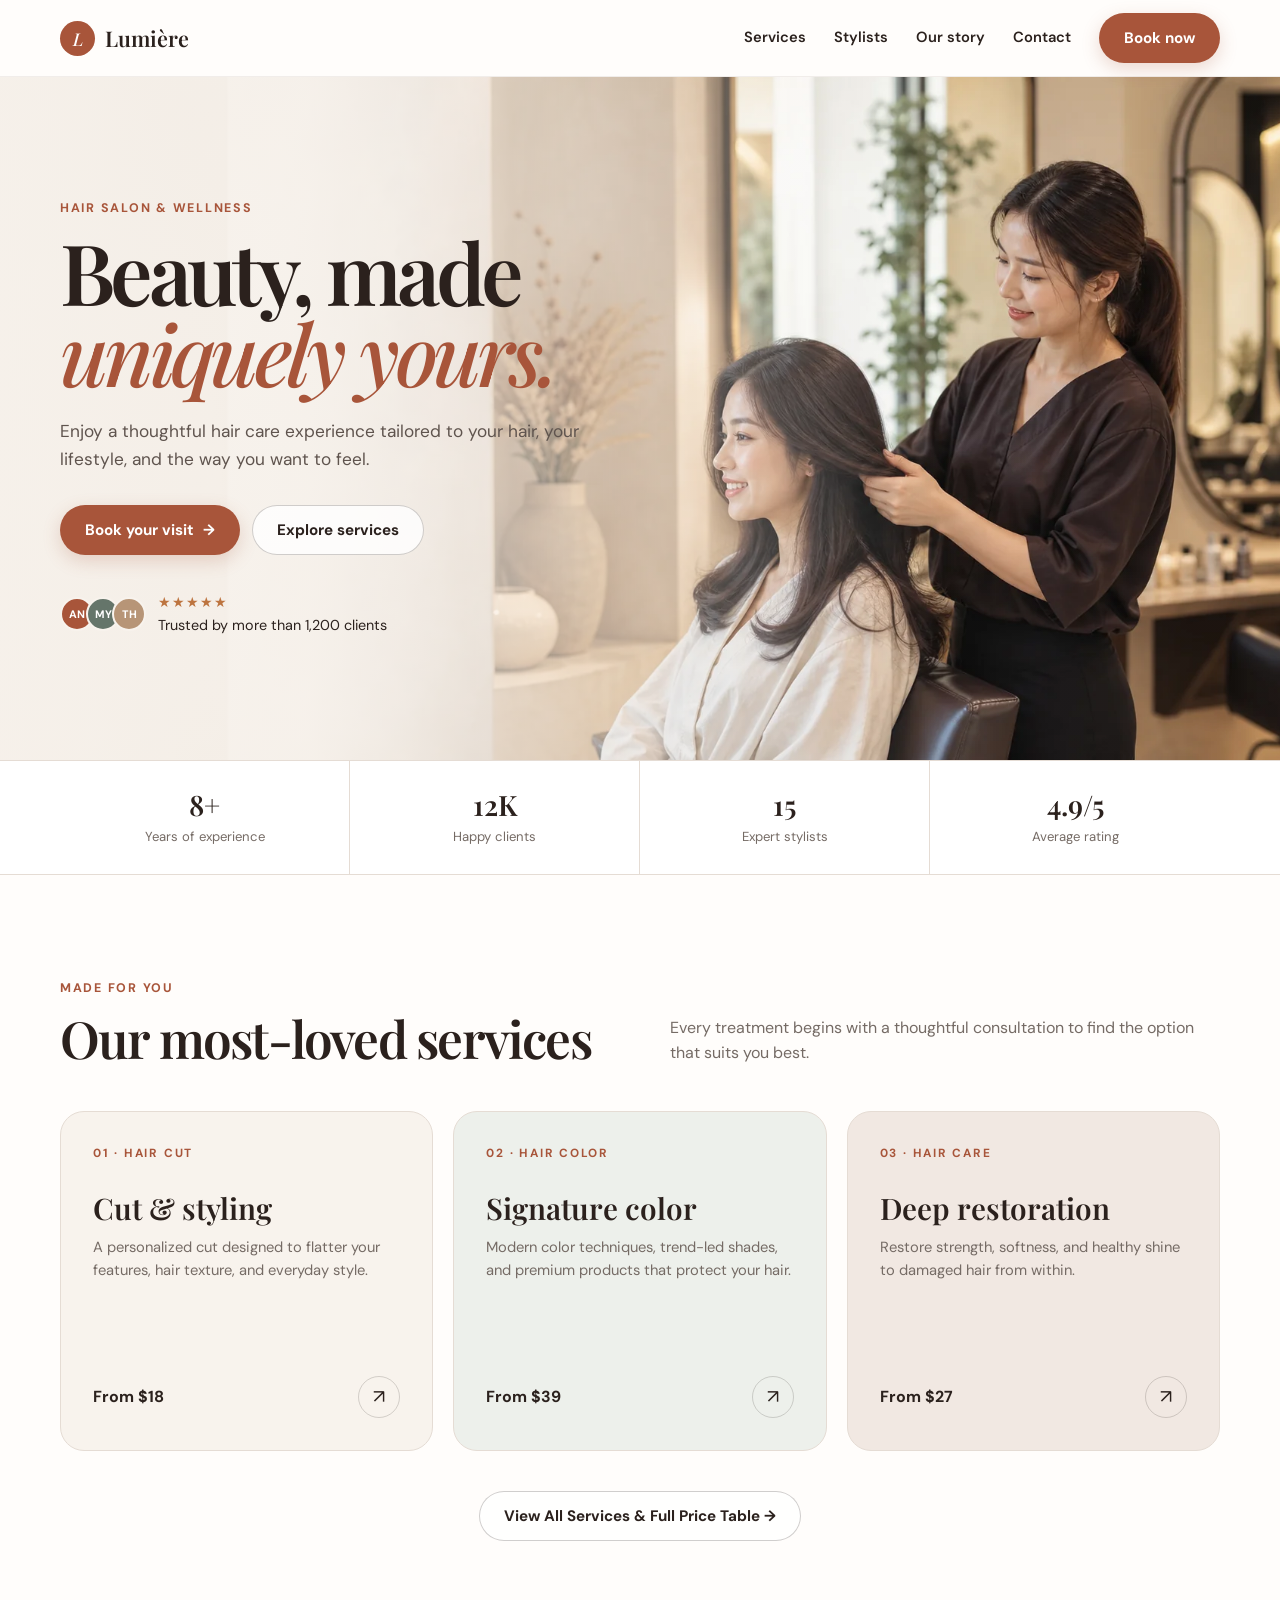
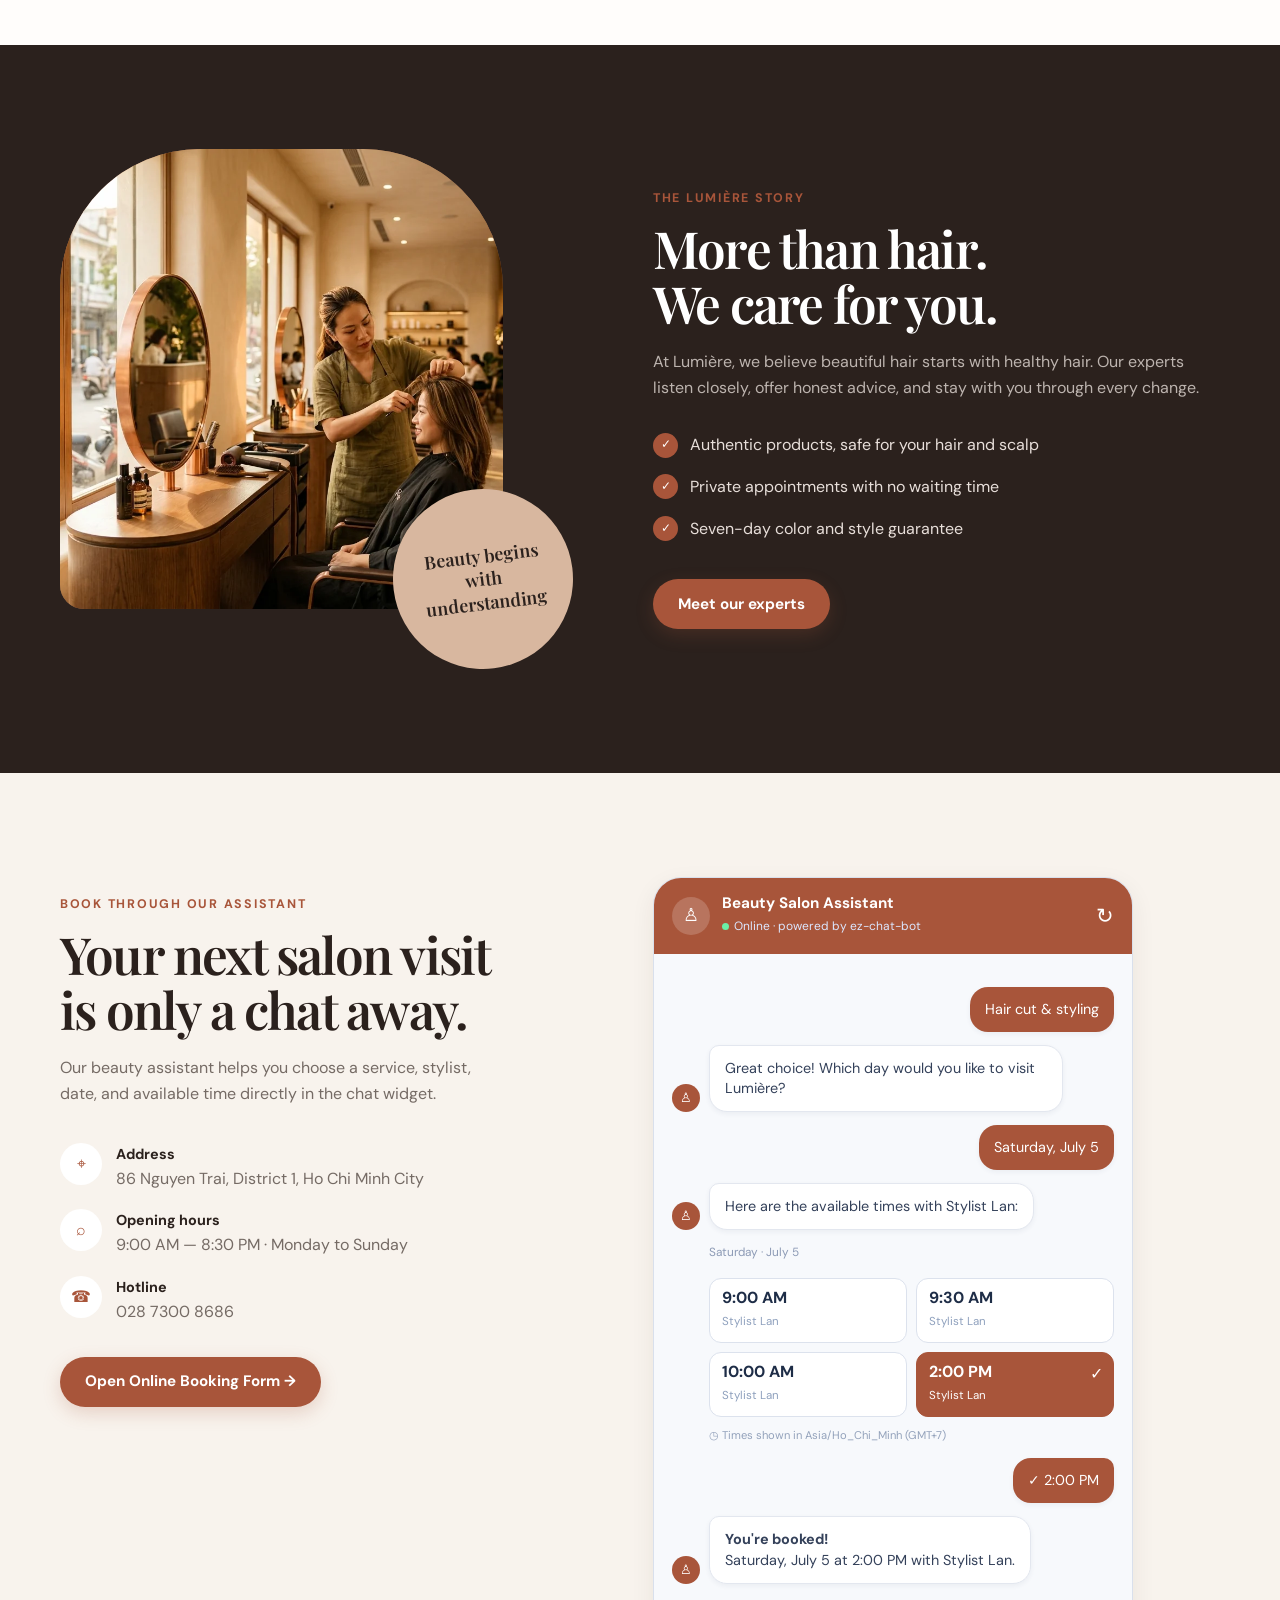
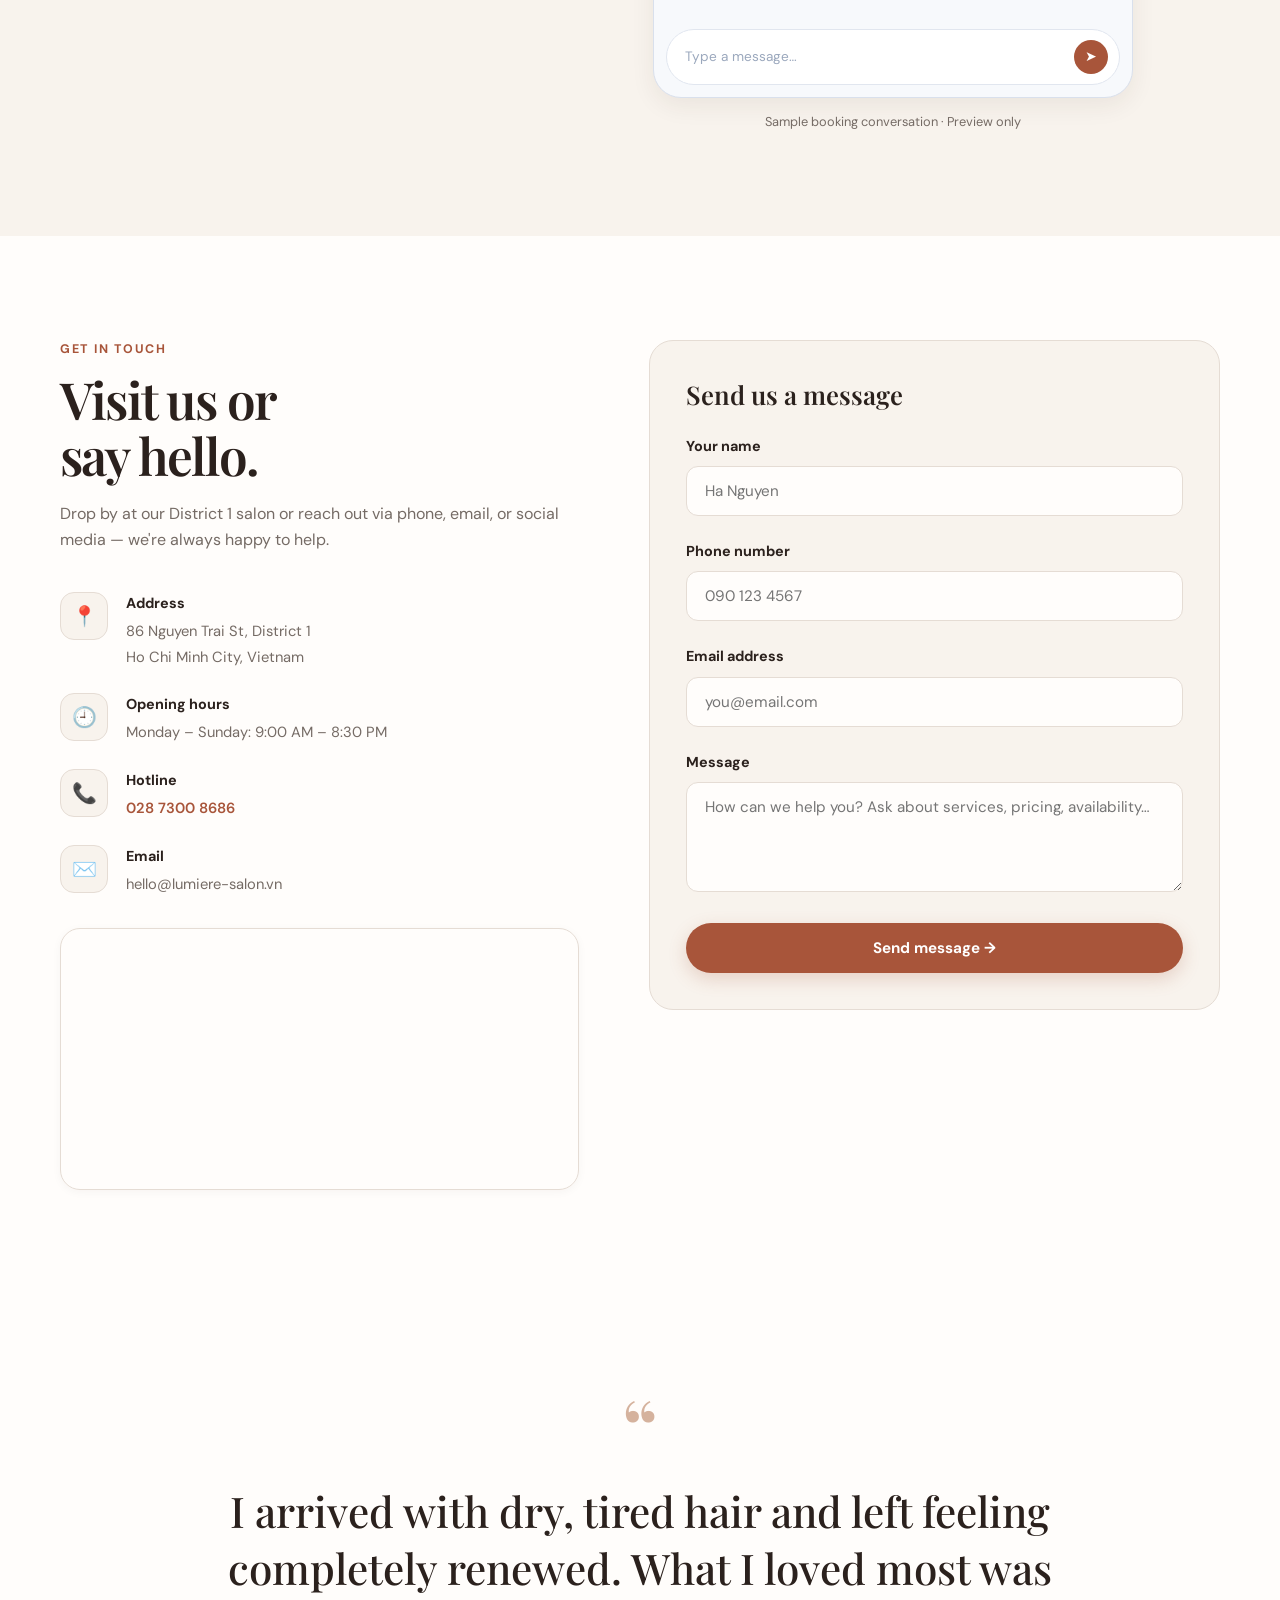
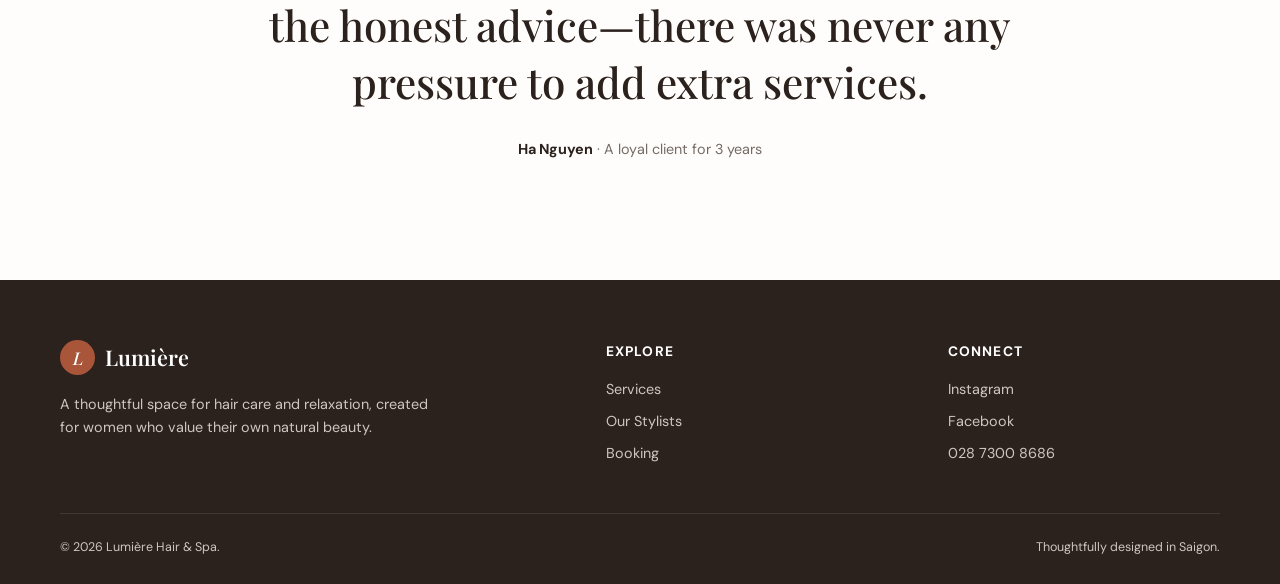
<file: index.html>
<!doctype html>
<html lang="en">
  <head>
    <meta charset="utf-8" />
    <meta name="viewport" content="width=device-width, initial-scale=1" />
    <meta
      name="description"
      content="Lumière Hair & Spa — personalized hair care and wellness in Ho Chi Minh City."
    />
    <title>Lumière Hair & Spa — Beauty, made personal</title>
    <link rel="preconnect" href="https://fonts.googleapis.com" />
    <link rel="preconnect" href="https://fonts.gstatic.com" crossorigin />
    <link
      href="https://fonts.googleapis.com/css2?family=DM+Sans:wght@400;500;600;700&family=Playfair+Display:ital,wght@0,600;1,500&display=swap"
      rel="stylesheet"
    />
    <link rel="stylesheet" href="assets/styles.css" />
  </head>
  <body>
    <header>
      <nav class="nav container" aria-label="Main navigation">
        <a class="brand" href="index.html" aria-label="Lumière home">
          <span class="brand-mark">L</span> Lumière
        </a>
        <button
          class="menu-toggle"
          type="button"
          aria-label="Open menu"
          aria-expanded="false"
        >
          <span></span><span></span><span></span>
        </button>
        <div class="nav-links">
          <a href="preview/services.html">Services</a>
          <a href="preview/stylists.html">Stylists</a>
          <a href="#story">Our story</a>
          <a href="#contact">Contact</a>
          <a class="btn btn-primary" href="preview/booking-flow.html">Book now</a>
        </div>
      </nav>
    </header>

    <main id="app-main">
      <section class="hero">
        <picture>
          <source srcset="assets/salon-hero.webp" type="image/webp" />
          <img
            class="hero-image"
            src="assets/salon-hero.jpg"
            alt="A Lumière stylist caring for a client's hair"
            width="1792"
            height="921"
            loading="eager"
            decoding="async"
          />
        </picture>
        <div class="hero-content container">
          <div class="hero-copy">
            <p class="eyebrow">Hair salon &amp; wellness</p>
            <h1>Beauty, made <em>uniquely yours.</em></h1>
            <p class="hero-lead">
              Enjoy a thoughtful hair care experience tailored to your hair,
              your lifestyle, and the way you want to feel.
            </p>
            <div class="hero-actions">
              <a class="btn btn-primary" href="preview/booking-flow.html">
                Book your visit <span aria-hidden="true">→</span>
              </a>
              <a class="btn btn-outline" href="preview/services.html">Explore services</a>
            </div>
            <div class="hero-note">
              <div class="avatars" aria-hidden="true">
                <span class="avatar">AN</span>
                <span class="avatar">MY</span>
                <span class="avatar">TH</span>
              </div>
              <span>
                <span class="stars" aria-label="5 stars">★★★★★</span><br />
                Trusted by more than 1,200 clients
              </span>
            </div>
          </div>
        </div>
      </section>

      <div class="trust" aria-label="Salon highlights">
        <div class="trust-grid container">
          <div class="trust-item">
            <strong>8+</strong><span>Years of experience</span>
          </div>
          <div class="trust-item">
            <strong>12K</strong><span>Happy clients</span>
          </div>
          <div class="trust-item">
            <strong>15</strong><span>Expert stylists</span>
          </div>
          <div class="trust-item">
            <strong>4.9/5</strong><span>Average rating</span>
          </div>
        </div>
      </div>

      <section class="section" id="services">
        <div class="container">
          <div class="section-head">
            <div>
              <p class="eyebrow">Made for you</p>
              <h2 class="section-title">Our most-loved services</h2>
            </div>
            <p class="section-copy">
              Every treatment begins with a thoughtful consultation to find the
              option that suits you best.
            </p>
          </div>
          <div class="service-grid">
            <a class="service-card" href="preview/cut-styling.html">
              <span class="service-no">01 · HAIR CUT</span>
              <h3>Cut &amp; styling</h3>
              <p>
                A personalized cut designed to flatter your features, hair
                texture, and everyday style.
              </p>
              <div class="service-foot">
                <span class="price">From $18</span>
                <span class="arrow" aria-hidden="true">↗</span>
              </div>
            </a>
            <a class="service-card" href="preview/signature-color.html">
              <span class="service-no">02 · HAIR COLOR</span>
              <h3>Signature color</h3>
              <p>
                Modern color techniques, trend-led shades, and premium products
                that protect your hair.
              </p>
              <div class="service-foot">
                <span class="price">From $39</span>
                <span class="arrow" aria-hidden="true">↗</span>
              </div>
            </a>
            <a class="service-card" href="preview/deep-restoration.html">
              <span class="service-no">03 · HAIR CARE</span>
              <h3>Deep restoration</h3>
              <p>
                Restore strength, softness, and healthy shine to damaged hair
                from within.
              </p>
              <div class="service-foot">
                <span class="price">From $27</span>
                <span class="arrow" aria-hidden="true">↗</span>
              </div>
            </a>
          </div>
          <div style="text-align: center; margin-top: 40px;">
            <a class="btn btn-outline" href="preview/services.html">
              View All Services &amp; Full Price Table →
            </a>
          </div>
        </div>
      </section>

      <section class="section about" id="story">
        <div class="about-grid container">
          <div class="about-visual" aria-hidden="true">
            <div class="about-photo">
              <picture>
                <source srcset="assets/salon-story.webp" type="image/webp" />
                <img
                  src="assets/salon-story.jpg"
                  alt="Lumière stylist at work in the salon"
                  loading="lazy"
                  decoding="async"
                />
              </picture>
            </div>
            <div class="about-badge">Beauty begins with understanding</div>
          </div>
          <div>
            <p class="eyebrow">The Lumière story</p>
            <h2 class="section-title">More than hair.<br />We care for you.</h2>
            <p class="section-copy">
              At Lumière, we believe beautiful hair starts with healthy hair.
              Our experts listen closely, offer honest advice, and stay with you
              through every change.
            </p>
            <ul class="feature-list">
              <li>
                <span class="check">✓</span> Authentic products, safe for your
                hair and scalp
              </li>
              <li>
                <span class="check">✓</span> Private appointments with no
                waiting time
              </li>
              <li>
                <span class="check">✓</span> Seven-day color and style guarantee
              </li>
            </ul>
            <a class="btn btn-primary" href="preview/stylists.html">Meet our experts</a>
          </div>
        </div>
      </section>

      <section class="section booking" id="booking">
        <div class="booking-grid container">
          <div class="booking-aside">
            <p class="eyebrow">Book through our assistant</p>
            <h2 class="section-title">
              Your next salon visit is only a chat away.
            </h2>
            <p class="section-copy">
              Our beauty assistant helps you choose a service, stylist, date,
              and available time directly in the chat widget.
            </p>
            <div class="contact-list" id="contact">
              <div class="contact-item">
                <span class="contact-icon" aria-hidden="true">⌖</span>
                <span>
                  <strong>Address</strong>86 Nguyen Trai, District 1, Ho Chi Minh City
                </span>
              </div>
              <div class="contact-item">
                <span class="contact-icon" aria-hidden="true">⌕</span>
                <span>
                  <strong>Opening hours</strong>9:00 AM — 8:30 PM · Monday to Sunday
                </span>
              </div>
              <div class="contact-item">
                <span class="contact-icon" aria-hidden="true">☎</span>
                <span><strong>Hotline</strong>028 7300 8686</span>
              </div>
            </div>
            <div style="margin-top: 32px;">
              <a class="btn btn-primary" href="preview/booking-flow.html">
                Open Online Booking Form →
              </a>
            </div>
          </div>

          <div>
            <div
              class="booking-card"
              role="img"
              aria-label="Example conversation showing a salon appointment booked through the Beauty Salon Assistant chat widget"
            >
              <div class="widget-head">
                <span class="widget-bot" aria-hidden="true">♙</span>
                <span>
                  <strong>Beauty Salon Assistant</strong>
                  <span class="widget-status">Online · powered by ez-chat-bot</span>
                </span>
                <span class="widget-refresh" aria-hidden="true">↻</span>
              </div>
              <div class="widget-body">
                <div class="chat-row user">
                  <div class="bubble">Hair cut &amp; styling</div>
                </div>
                <div class="chat-row">
                  <span class="chat-avatar" aria-hidden="true">♙</span>
                  <div class="bubble">
                    Great choice! Which day would you like to visit Lumière?
                  </div>
                </div>
                <div class="chat-row user">
                  <div class="bubble">Saturday, July 5</div>
                </div>
                <div class="chat-row">
                  <span class="chat-avatar" aria-hidden="true">♙</span>
                  <div class="bubble">
                    Here are the available times with Stylist Lan:
                  </div>
                </div>
                <div class="widget-date">Saturday · July 5</div>
                <div class="time-grid">
                  <div class="time-slot">
                    <strong>9:00 AM</strong><span>Stylist Lan</span>
                  </div>
                  <div class="time-slot">
                    <strong>9:30 AM</strong><span>Stylist Lan</span>
                  </div>
                  <div class="time-slot">
                    <strong>10:00 AM</strong><span>Stylist Lan</span>
                  </div>
                  <div class="time-slot selected">
                    <strong>2:00 PM</strong><span>Stylist Lan</span>
                  </div>
                </div>
                <div class="timezone">
                  ◷ Times shown in Asia/Ho_Chi_Minh (GMT+7)
                </div>
                <div class="chat-row user">
                  <div class="bubble">✓ 2:00 PM</div>
                </div>
                <div class="chat-row">
                  <span class="chat-avatar" aria-hidden="true">♙</span>
                  <div class="bubble">
                    <strong>You're booked!</strong><br />Saturday, July 5 at
                    2:00 PM with Stylist Lan.
                  </div>
                </div>
              </div>
              <div class="widget-input">
                Type a message…
                <span class="send-icon" aria-hidden="true">➤</span>
              </div>
            </div>
            <p class="demo-note">Sample booking conversation · Preview only</p>
          </div>
        </div>
      </section>

      <!-- Standalone Contact Section -->
      <section class="contact-section" id="contact">
        <div class="container">
          <div class="contact-section-grid">
            <!-- Left: contact info + map -->
            <div>
              <p class="eyebrow">Get in touch</p>
              <h2 class="section-title">Visit us or<br/>say hello.</h2>
              <p class="section-copy" style="margin-bottom: 40px;">
                Drop by at our District 1 salon or reach out via phone, email, or social media — we're always happy to help.
              </p>
              <div class="contact-info-block">
                <div class="contact-info-item">
                  <span class="contact-info-icon" aria-hidden="true">📍</span>
                  <div class="contact-info-text">
                    <strong>Address</strong>
                    <span>86 Nguyen Trai St, District 1<br/>Ho Chi Minh City, Vietnam</span>
                  </div>
                </div>
                <div class="contact-info-item">
                  <span class="contact-info-icon" aria-hidden="true">🕘</span>
                  <div class="contact-info-text">
                    <strong>Opening hours</strong>
                    <span>Monday – Sunday: 9:00 AM – 8:30 PM</span>
                  </div>
                </div>
                <div class="contact-info-item">
                  <span class="contact-info-icon" aria-hidden="true">📞</span>
                  <div class="contact-info-text">
                    <strong>Hotline</strong>
                    <span><a href="tel:02873008686" style="color:var(--clay);font-weight:600;">028 7300 8686</a></span>
                  </div>
                </div>
                <div class="contact-info-item">
                  <span class="contact-info-icon" aria-hidden="true">✉️</span>
                  <div class="contact-info-text">
                    <strong>Email</strong>
                    <span>hello@lumiere-salon.vn</span>
                  </div>
                </div>
              </div>
              <div class="map-embed">
                <iframe
                  src="https://www.google.com/maps/embed?pb=!1m18!1m12!1m3!1d3919.540792792516!2d106.68182!3d10.759!2m3!1f0!2f0!3f0!3m2!1i1024!2i768!4f13.1!3m3!1m2!1s0x31752f3f7d73b6ab%3A0x742c4dfe6cdc3c11!2s86%20Nguy%E1%BB%85n%20Tr%C3%A3i%2C%20Ph%C6%B0%E1%BB%9Dng%2010%2C%20Qu%E1%BA%ADn%205%2C%20Th%C3%A0nh%20ph%E1%BB%91%20H%E1%BB%93%20Ch%C3%AD%20Minh!5e0!3m2!1svi!2svn!4v1693000000000"
                  loading="lazy"
                  allowfullscreen
                  referrerpolicy="no-referrer-when-downgrade"
                  title="Lumière Hair & Spa location on Google Maps"
                ></iframe>
              </div>
            </div>

            <!-- Right: contact form -->
            <div class="contact-form-card">
              <h3>Send us a message</h3>
              <form id="contact-form" onsubmit="handleContactSubmit(event)">
                <div class="form-group">
                  <label class="form-label" for="contact-name">Your name</label>
                  <input class="form-input" id="contact-name" type="text" placeholder="Ha Nguyen" required />
                </div>
                <div class="form-group">
                  <label class="form-label" for="contact-phone">Phone number</label>
                  <input class="form-input" id="contact-phone" type="tel" placeholder="090 123 4567" />
                </div>
                <div class="form-group">
                  <label class="form-label" for="contact-email">Email address</label>
                  <input class="form-input" id="contact-email" type="email" placeholder="you@email.com" required />
                </div>
                <div class="form-group">
                  <label class="form-label" for="contact-msg">Message</label>
                  <textarea
                    class="form-textarea"
                    id="contact-msg"
                    rows="4"
                    placeholder="How can we help you? Ask about services, pricing, availability…"
                    required
                  ></textarea>
                </div>
                <button class="btn btn-primary" type="submit" style="width:100%;">
                  Send message →
                </button>
                <p id="contact-sent" style="display:none; margin-top:16px; color:#2b824c; font-weight:600; text-align:center;">✓ Message sent! We'll get back to you within 24 hours.</p>
              </form>
            </div>
          </div>
        </div>
      </section>

      <section class="section testimonial">
        <div class="container">
          <div class="quote-mark" aria-hidden="true">“</div>
          <blockquote>
            I arrived with dry, tired hair and left feeling completely renewed.
            What I loved most was the honest advice—there was never any pressure
            to add extra services.
          </blockquote>
          <p class="reviewer">
            <strong>Ha Nguyen</strong> · A loyal client for 3 years
          </p>
        </div>
      </section>
    </main>

    <footer>
      <div class="footer-grid container">
        <div>
          <a class="brand" href="index.html">
            <span class="brand-mark">L</span> Lumière
          </a>
          <p class="footer-copy">
            A thoughtful space for hair care and relaxation, created for women
            who value their own natural beauty.
          </p>
        </div>
        <div>
          <h3 class="footer-title">Explore</h3>
          <div class="footer-links">
            <a href="preview/services.html">Services</a>
            <a href="preview/stylists.html">Our Stylists</a>
            <a href="preview/booking-flow.html">Booking</a>
          </div>
        </div>
        <div>
          <h3 class="footer-title">Connect</h3>
          <div class="footer-links">
            <a href="#">Instagram</a>
            <a href="#">Facebook</a>
            <a href="tel:02873008686">028 7300 8686</a>
          </div>
        </div>
      </div>
      <div class="copyright container">
        <span>© 2026 Lumière Hair &amp; Spa.</span>
        <span>Thoughtfully designed in Saigon.</span>
      </div>
    </footer>

    <script>
      function handleContactSubmit(e) {
        e.preventDefault();
        var form = e.target;
        var sent = document.getElementById('contact-sent');
        if (sent) { sent.style.display = 'block'; }
        form.reset();
        setTimeout(function() { if (sent) sent.style.display = 'none'; }, 6000);
      }
    </script>

    <!-- Mini SPA Router: seamlessly handles subpage navigation without refreshing or resetting the chat widget -->
    <script src="assets/router.js"></script>

    <!-- ez-chat-widget script: loaded ONCE here, remains active across all subpages -->
    <script
      src="https://widget.intern2026.zodinet.tech/ez-chat-widget.js?v=20260819"
      data-site-id="ddbc694b-9205-4153-8e6e-43329101c506"
    ></script>
  </body>
</html>
</file>
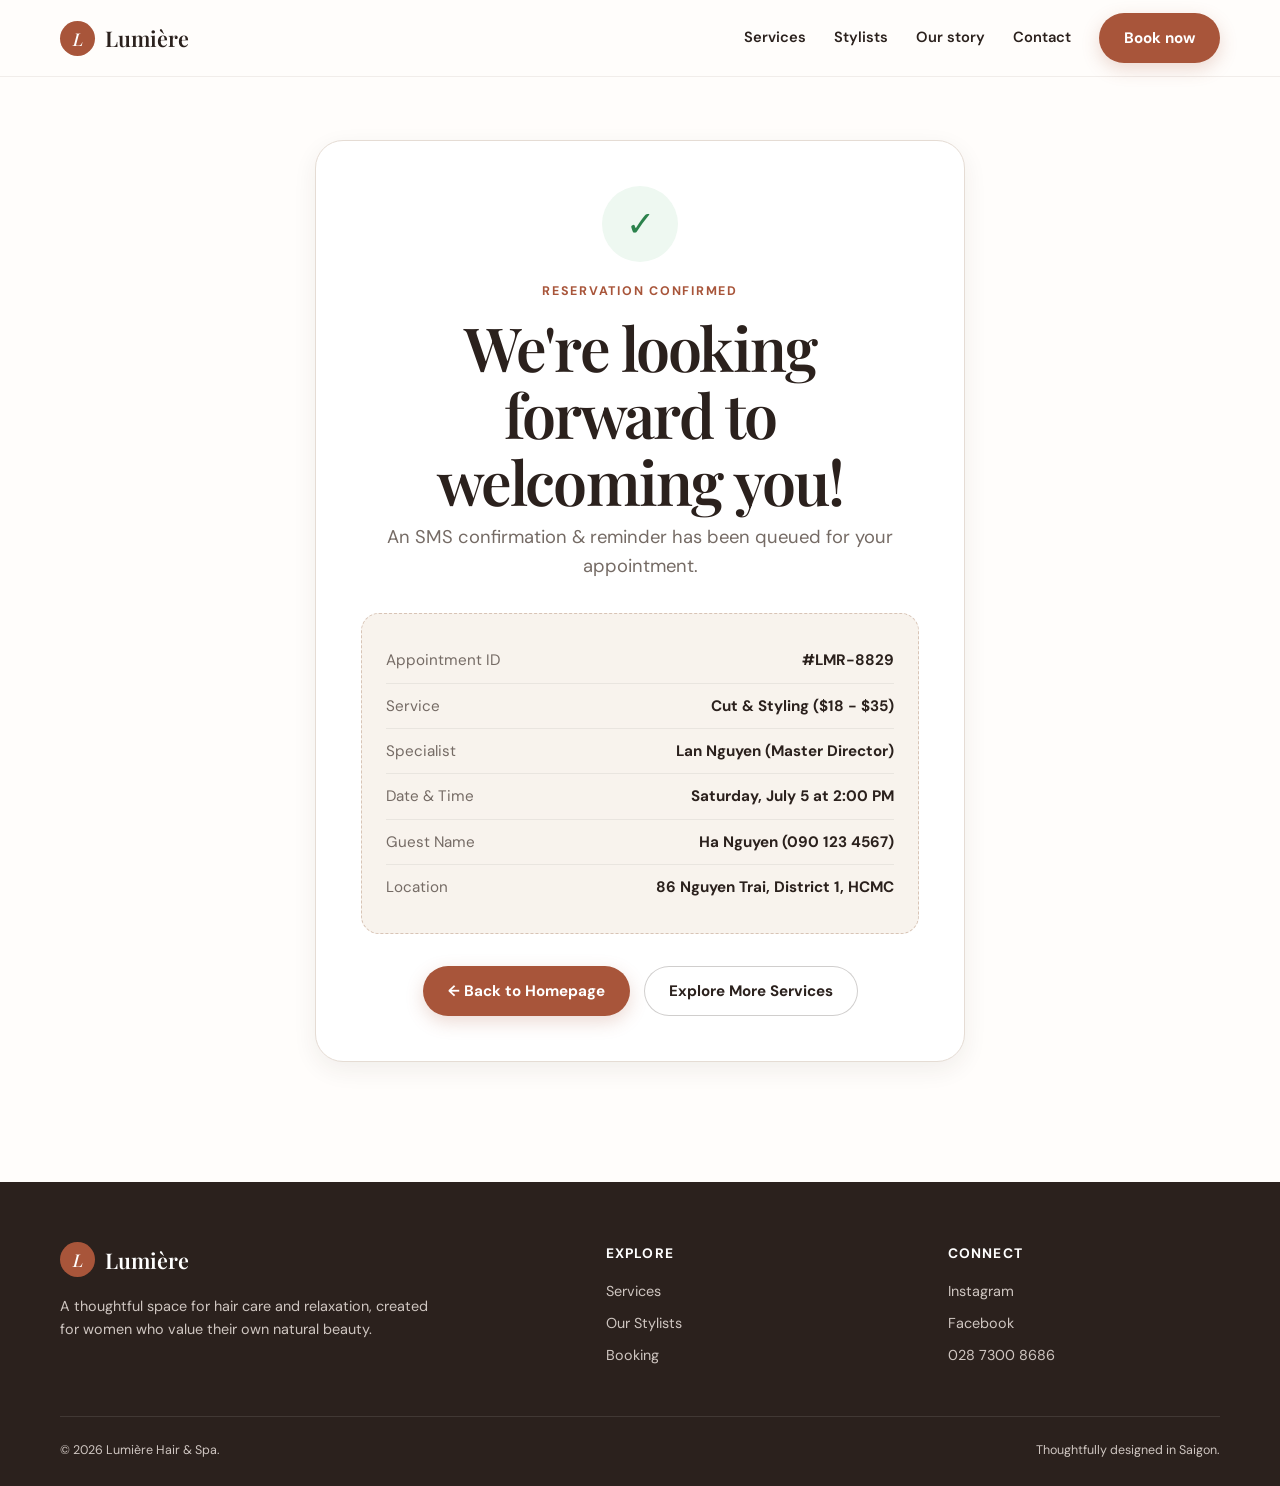
<file: preview/booking-confirmed.html>
<!doctype html>
<html lang="en">
  <head>
    <meta charset="utf-8" />
    <meta name="viewport" content="width=device-width, initial-scale=1" />
    <meta
      name="description"
      content="Booking confirmation at Lumière Hair & Spa."
    />
    <title>Booking Confirmed — Lumière Hair & Spa</title>
    <link rel="preconnect" href="https://fonts.googleapis.com" />
    <link rel="preconnect" href="https://fonts.gstatic.com" crossorigin />
    <link
      href="https://fonts.googleapis.com/css2?family=DM+Sans:wght@400;500;600;700&family=Playfair+Display:ital,wght@0,600;1,500&display=swap"
      rel="stylesheet"
    />
    <link rel="stylesheet" href="../assets/styles.css" />
  </head>
  <body>
    <header>
      <nav class="nav container" aria-label="Main navigation">
        <a class="brand" href="../index.html" aria-label="Lumière home">
          <span class="brand-mark">L</span> Lumière
        </a>
        <button
          class="menu-toggle"
          type="button"
          aria-label="Open menu"
          aria-expanded="false"
        >
          <span></span><span></span><span></span>
        </button>
        <div class="nav-links">
          <a href="../preview/services.html">Services</a>
          <a href="../preview/stylists.html">Stylists</a>
          <a href="../index.html#story">Our story</a>
          <a href="../index.html#contact">Contact</a>
          <a class="btn btn-primary" href="../preview/booking-flow.html">Book now</a>
        </div>
      </nav>
    </header>

    <main id="app-main">
      <section class="section" style="padding-top: 140px; padding-bottom: 120px;">
        <div class="container">
          <div class="confirmed-card">
            <div class="success-icon">✓</div>
            <p class="eyebrow">Reservation Confirmed</p>
            <h1 class="page-title" style="margin-bottom: 8px;">We're looking forward to welcoming you!</h1>
            <p class="page-subtitle" style="margin-inline: auto;">
              An SMS confirmation &amp; reminder has been queued for your appointment.
            </p>

            <div class="ticket-summary" id="confirmed-details">
              <div class="ticket-row">
                <span class="ticket-label">Appointment ID</span>
                <span class="ticket-value" id="conf-code">#LMR-8829</span>
              </div>
              <div class="ticket-row">
                <span class="ticket-label">Service</span>
                <span class="ticket-value" id="conf-service">Cut &amp; Styling ($18 - $35)</span>
              </div>
              <div class="ticket-row">
                <span class="ticket-label">Specialist</span>
                <span class="ticket-value" id="conf-stylist">Lan Nguyen (Master Director)</span>
              </div>
              <div class="ticket-row">
                <span class="ticket-label">Date &amp; Time</span>
                <span class="ticket-value" id="conf-datetime">Saturday, July 5 at 2:00 PM</span>
              </div>
              <div class="ticket-row">
                <span class="ticket-label">Guest Name</span>
                <span class="ticket-value" id="conf-name">Ha Nguyen (090 123 4567)</span>
              </div>
              <div class="ticket-row">
                <span class="ticket-label">Location</span>
                <span class="ticket-value">86 Nguyen Trai, District 1, HCMC</span>
              </div>
            </div>

            <div style="display: flex; gap: 14px; justify-content: center; flex-wrap: wrap;">
              <a class="btn btn-primary" href="../index.html">← Back to Homepage</a>
              <a class="btn btn-outline" href="../preview/services.html">Explore More Services</a>
            </div>
          </div>
        </div>
      </section>
    </main>

    <footer>
      <div class="footer-grid container">
        <div>
          <a class="brand" href="../index.html"><span class="brand-mark">L</span> Lumière</a>
          <p class="footer-copy">
            A thoughtful space for hair care and relaxation, created for women who value their own natural beauty.
          </p>
        </div>
        <div>
          <h3 class="footer-title">Explore</h3>
          <div class="footer-links">
            <a href="../preview/services.html">Services</a>
            <a href="../preview/stylists.html">Our Stylists</a>
            <a href="../preview/booking-flow.html">Booking</a>
          </div>
        </div>
        <div>
          <h3 class="footer-title">Connect</h3>
          <div class="footer-links">
            <a href="#">Instagram</a>
            <a href="#">Facebook</a>
            <a href="tel:02873008686">028 7300 8686</a>
          </div>
        </div>
      </div>
      <div class="copyright container">
        <span>© 2026 Lumière Hair &amp; Spa.</span>
        <span>Thoughtfully designed in Saigon.</span>
      </div>
    </footer>

    <script src="../assets/router.js"></script>
  </body>
</html>
</file>
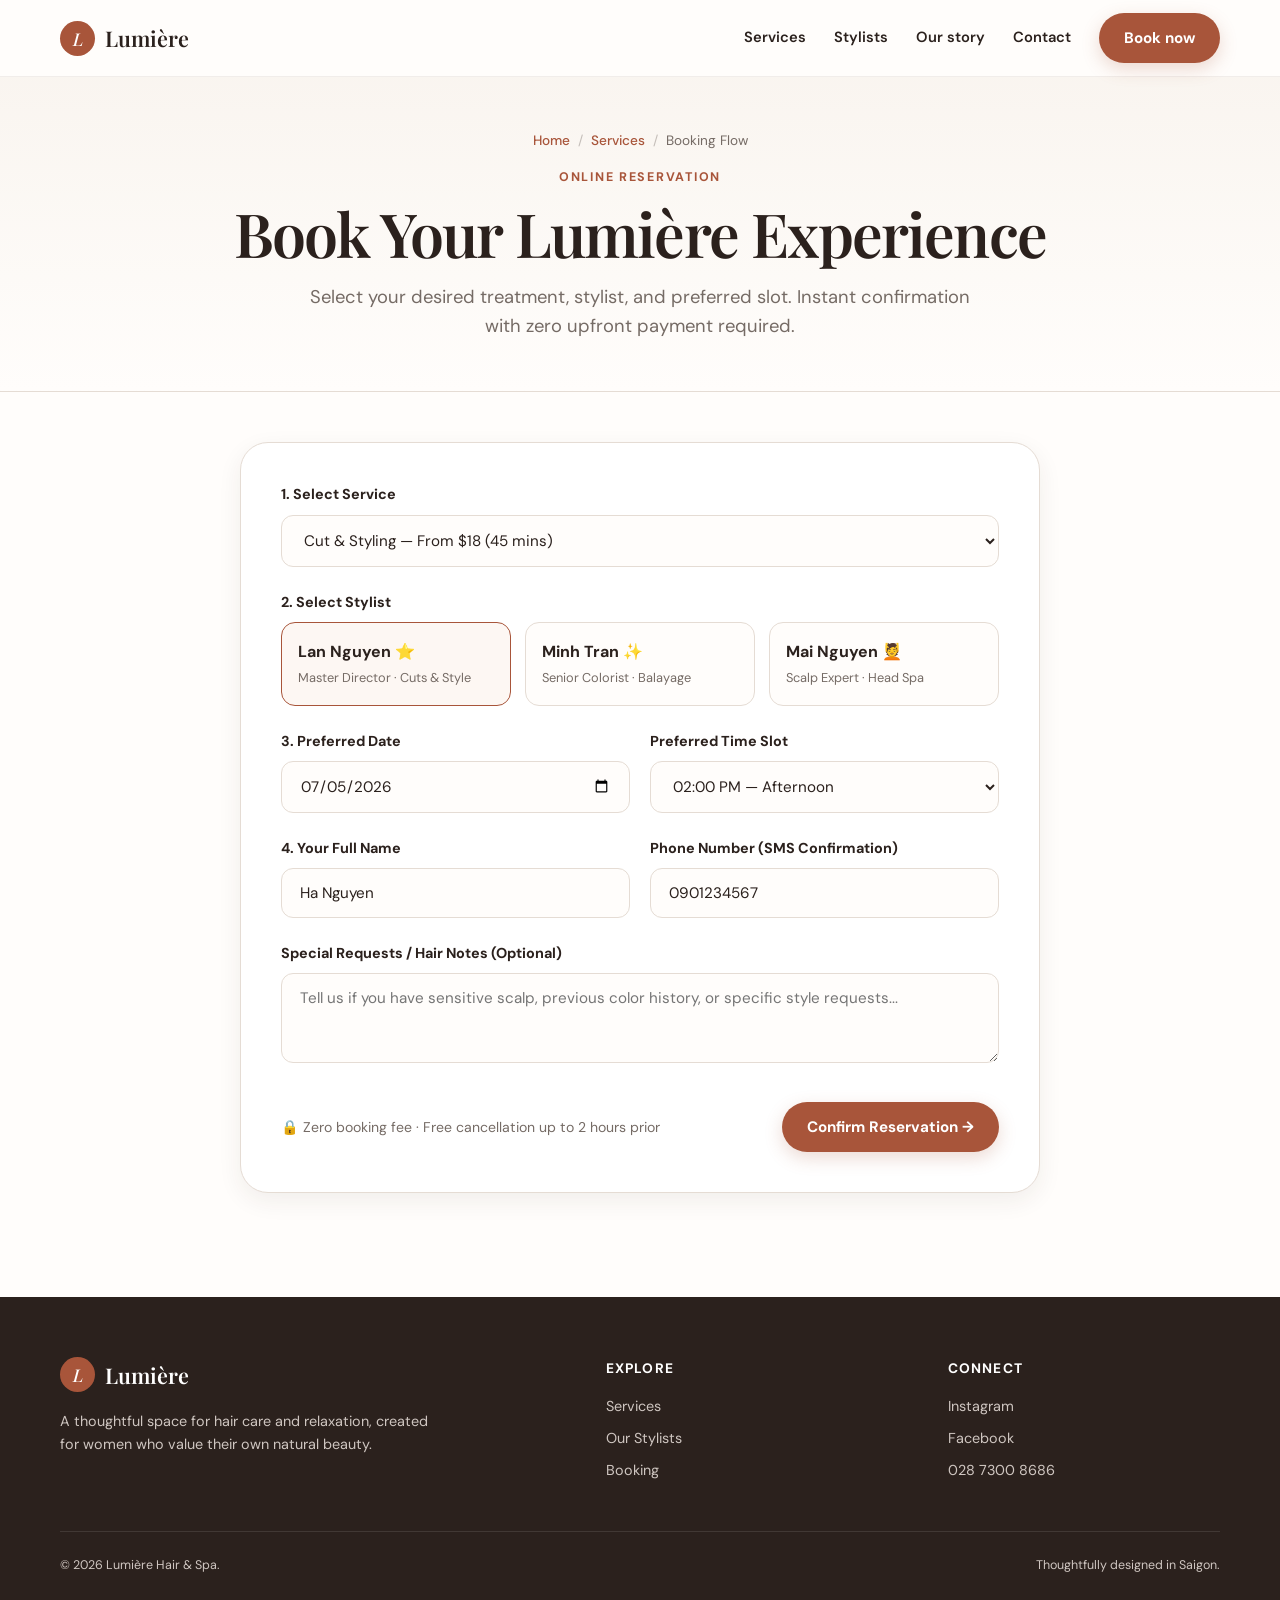
<file: preview/booking-flow.html>
<!doctype html>
<html lang="en">
  <head>
    <meta charset="utf-8" />
    <meta name="viewport" content="width=device-width, initial-scale=1" />
    <meta
      name="description"
      content="Book your hair salon appointment online at Lumière Hair & Spa."
    />
    <title>Book an Appointment — Lumière Hair & Spa</title>
    <link rel="preconnect" href="https://fonts.googleapis.com" />
    <link rel="preconnect" href="https://fonts.gstatic.com" crossorigin />
    <link
      href="https://fonts.googleapis.com/css2?family=DM+Sans:wght@400;500;600;700&family=Playfair+Display:ital,wght@0,600;1,500&display=swap"
      rel="stylesheet"
    />
    <link rel="stylesheet" href="../assets/styles.css" />
  </head>
  <body>
    <header>
      <nav class="nav container" aria-label="Main navigation">
        <a class="brand" href="../index.html" aria-label="Lumière home">
          <span class="brand-mark">L</span> Lumière
        </a>
        <button
          class="menu-toggle"
          type="button"
          aria-label="Open menu"
          aria-expanded="false"
        >
          <span></span><span></span><span></span>
        </button>
        <div class="nav-links">
          <a href="../preview/services.html">Services</a>
          <a href="../preview/stylists.html">Stylists</a>
          <a href="../index.html#story">Our story</a>
          <a href="../index.html#contact">Contact</a>
          <a class="btn btn-primary active" href="../preview/booking-flow.html">Book now</a>
        </div>
      </nav>
    </header>

    <main id="app-main">
      <section class="page-header">
        <div class="container" style="text-align: center;">
          <div class="breadcrumbs" style="justify-content: center;">
            <a href="../index.html">Home</a>
            <span class="sep">/</span>
            <a href="../preview/services.html">Services</a>
            <span class="sep">/</span>
            <span>Booking Flow</span>
          </div>
          <p class="eyebrow">Online Reservation</p>
          <h1 class="page-title">Book Your Lumière Experience</h1>
          <p class="page-subtitle" style="margin-inline: auto;">
            Select your desired treatment, stylist, and preferred slot. Instant confirmation with zero upfront payment required.
          </p>
        </div>
      </section>

      <section class="section" style="padding-top: 50px;">
        <div class="container">
          <div class="booking-flow-card">
            <form id="preview-booking-form">
              <!-- Step 1: Service selection -->
              <div class="form-group">
                <label class="form-label" for="book-service">1. Select Service</label>
                <select class="form-select" id="book-service" required>
                  <option value="Cut & Styling ($18 - $35)">Cut &amp; Styling — From $18 (45 mins)</option>
                  <option value="Signature Color & Balayage ($39 - $120)">Signature Color &amp; Balayage — From $39 (120 mins)</option>
                  <option value="Deep Restoration & Scalp Spa ($27 - $60)">Deep Restoration &amp; Scalp Spa — From $27 (60 mins)</option>
                  <option value="Herbal Head Spa & Neck Massage ($24)">Herbal Head Spa &amp; Neck Massage — $24 (50 mins)</option>
                </select>
              </div>

              <!-- Step 2: Stylist selection -->
              <div class="form-group">
                <label class="form-label">2. Select Stylist</label>
                <div class="radio-cards-grid">
                  <label class="radio-card-label selected">
                    <input type="radio" name="stylist" value="Lan Nguyen (Master Director)" checked />
                    <span class="radio-card-title">Lan Nguyen ⭐</span>
                    <span class="radio-card-sub">Master Director · Cuts &amp; Style</span>
                  </label>
                  <label class="radio-card-label">
                    <input type="radio" name="stylist" value="Minh Tran (Senior Colorist)" />
                    <span class="radio-card-title">Minh Tran ✨</span>
                    <span class="radio-card-sub">Senior Colorist · Balayage</span>
                  </label>
                  <label class="radio-card-label">
                    <input type="radio" name="stylist" value="Mai Nguyen (Scalp & Care)" />
                    <span class="radio-card-title">Mai Nguyen 💆</span>
                    <span class="radio-card-sub">Scalp Expert · Head Spa</span>
                  </label>
                </div>
              </div>

              <!-- Step 3: Date & Time -->
              <div class="form-row">
                <div class="form-group">
                  <label class="form-label" for="book-date">3. Preferred Date</label>
                  <input class="form-input" type="date" id="book-date" value="2026-07-05" required />
                </div>
                <div class="form-group">
                  <label class="form-label" for="book-time">Preferred Time Slot</label>
                  <select class="form-select" id="book-time" required>
                    <option value="09:00 AM">09:00 AM — Morning Fresh</option>
                    <option value="10:30 AM">10:30 AM — Mid Morning</option>
                    <option value="02:00 PM" selected>02:00 PM — Afternoon</option>
                    <option value="04:30 PM">04:30 PM — Late Afternoon</option>
                    <option value="06:30 PM">06:30 PM — Evening Session</option>
                  </select>
                </div>
              </div>

              <!-- Step 4: Contact details -->
              <div class="form-row">
                <div class="form-group">
                  <label class="form-label" for="book-name">4. Your Full Name</label>
                  <input class="form-input" type="text" id="book-name" value="Ha Nguyen" placeholder="e.g. Ha Nguyen" required />
                </div>
                <div class="form-group">
                  <label class="form-label" for="book-phone">Phone Number (SMS Confirmation)</label>
                  <input class="form-input" type="tel" id="book-phone" value="0901234567" placeholder="090 123 4567" required />
                </div>
              </div>

              <div class="form-group">
                <label class="form-label" for="book-notes">Special Requests / Hair Notes (Optional)</label>
                <textarea class="form-textarea" id="book-notes" rows="3" placeholder="Tell us if you have sensitive scalp, previous color history, or specific style requests..."></textarea>
              </div>

              <div style="margin-top: 32px; display: flex; align-items: center; justify-content: space-between; flex-wrap: wrap; gap: 16px;">
                <span style="font-size: 0.88rem; color: var(--muted);">
                  🔒 Zero booking fee · Free cancellation up to 2 hours prior
                </span>
                <button class="btn btn-primary" type="submit">
                  Confirm Reservation →
                </button>
              </div>
            </form>
          </div>
        </div>
      </section>
    </main>

    <footer>
      <div class="footer-grid container">
        <div>
          <a class="brand" href="../index.html"><span class="brand-mark">L</span> Lumière</a>
          <p class="footer-copy">
            A thoughtful space for hair care and relaxation, created for women who value their own natural beauty.
          </p>
        </div>
        <div>
          <h3 class="footer-title">Explore</h3>
          <div class="footer-links">
            <a href="../preview/services.html">Services</a>
            <a href="../preview/stylists.html">Our Stylists</a>
            <a href="../preview/booking-flow.html">Booking</a>
          </div>
        </div>
        <div>
          <h3 class="footer-title">Connect</h3>
          <div class="footer-links">
            <a href="#">Instagram</a>
            <a href="#">Facebook</a>
            <a href="tel:02873008686">028 7300 8686</a>
          </div>
        </div>
      </div>
      <div class="copyright container">
        <span>© 2026 Lumière Hair &amp; Spa.</span>
        <span>Thoughtfully designed in Saigon.</span>
      </div>
    </footer>

    <script src="../assets/router.js"></script>
  </body>
</html>
</file>
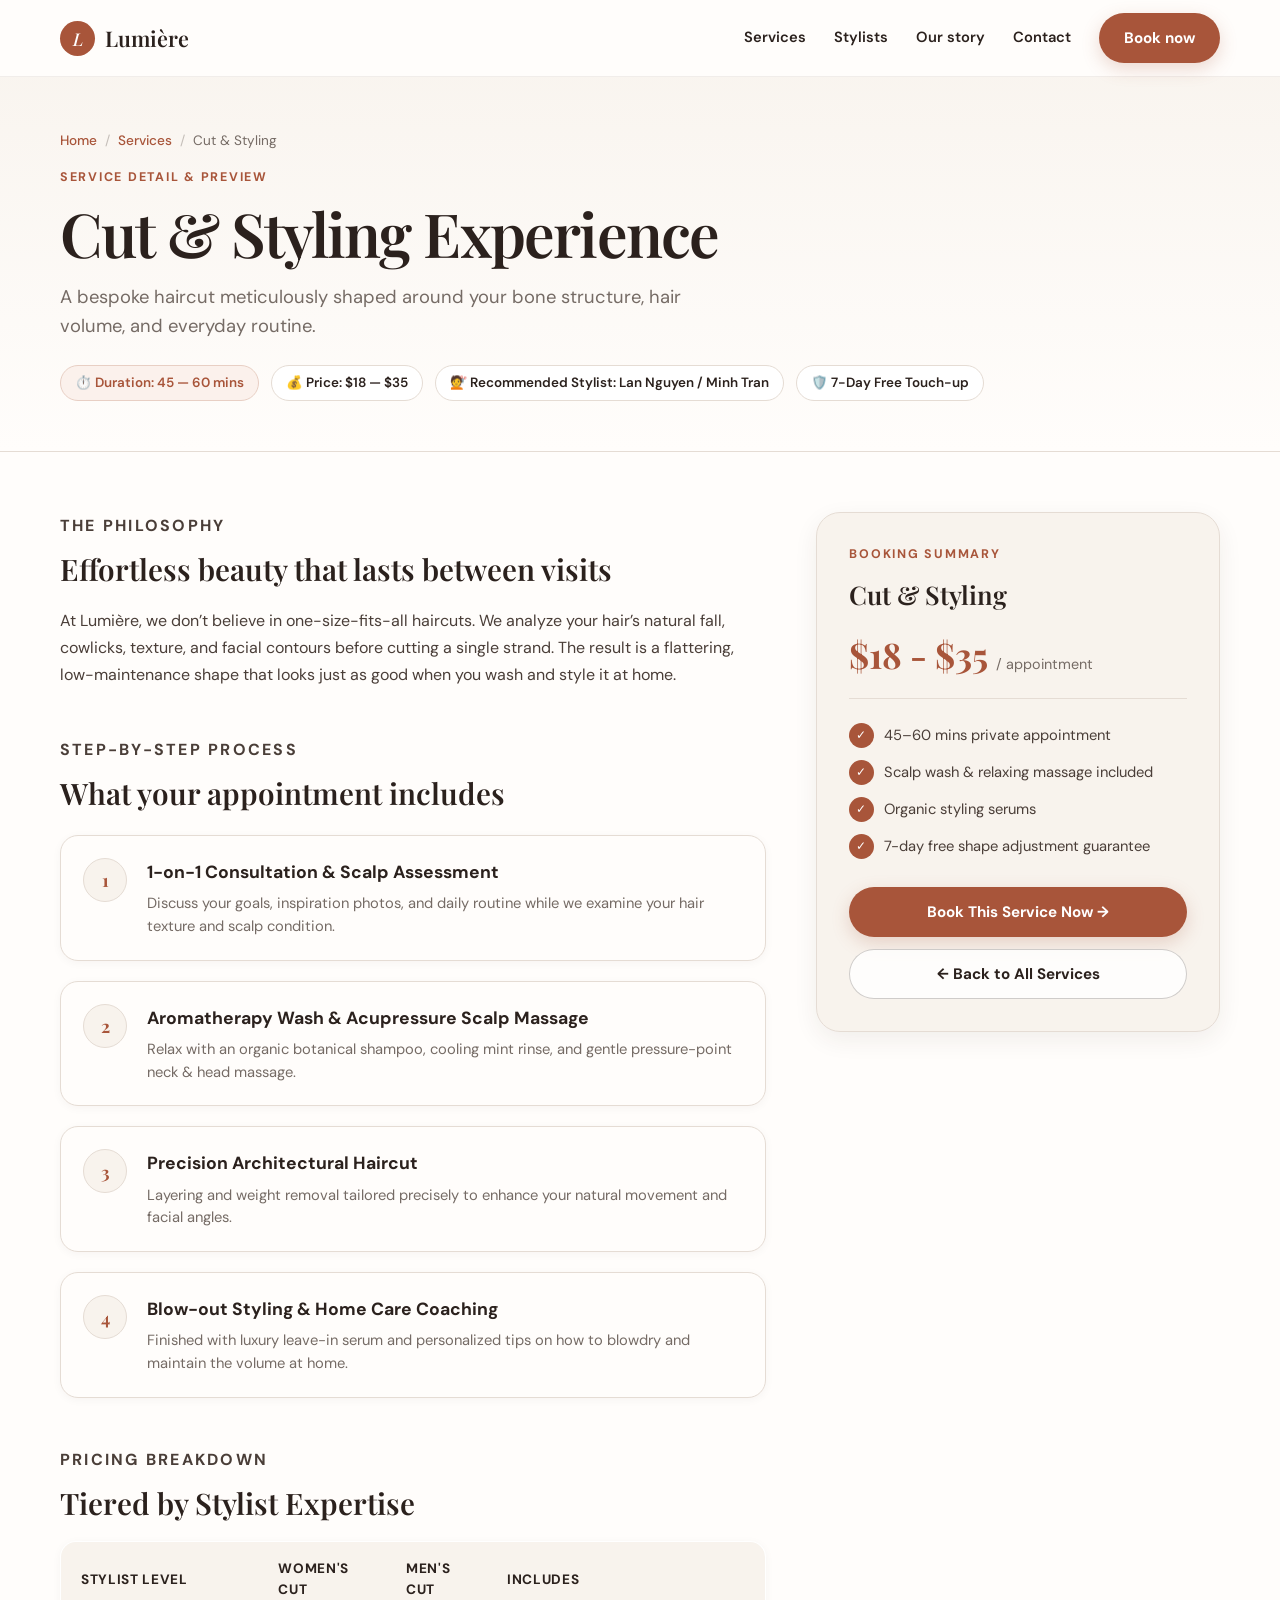
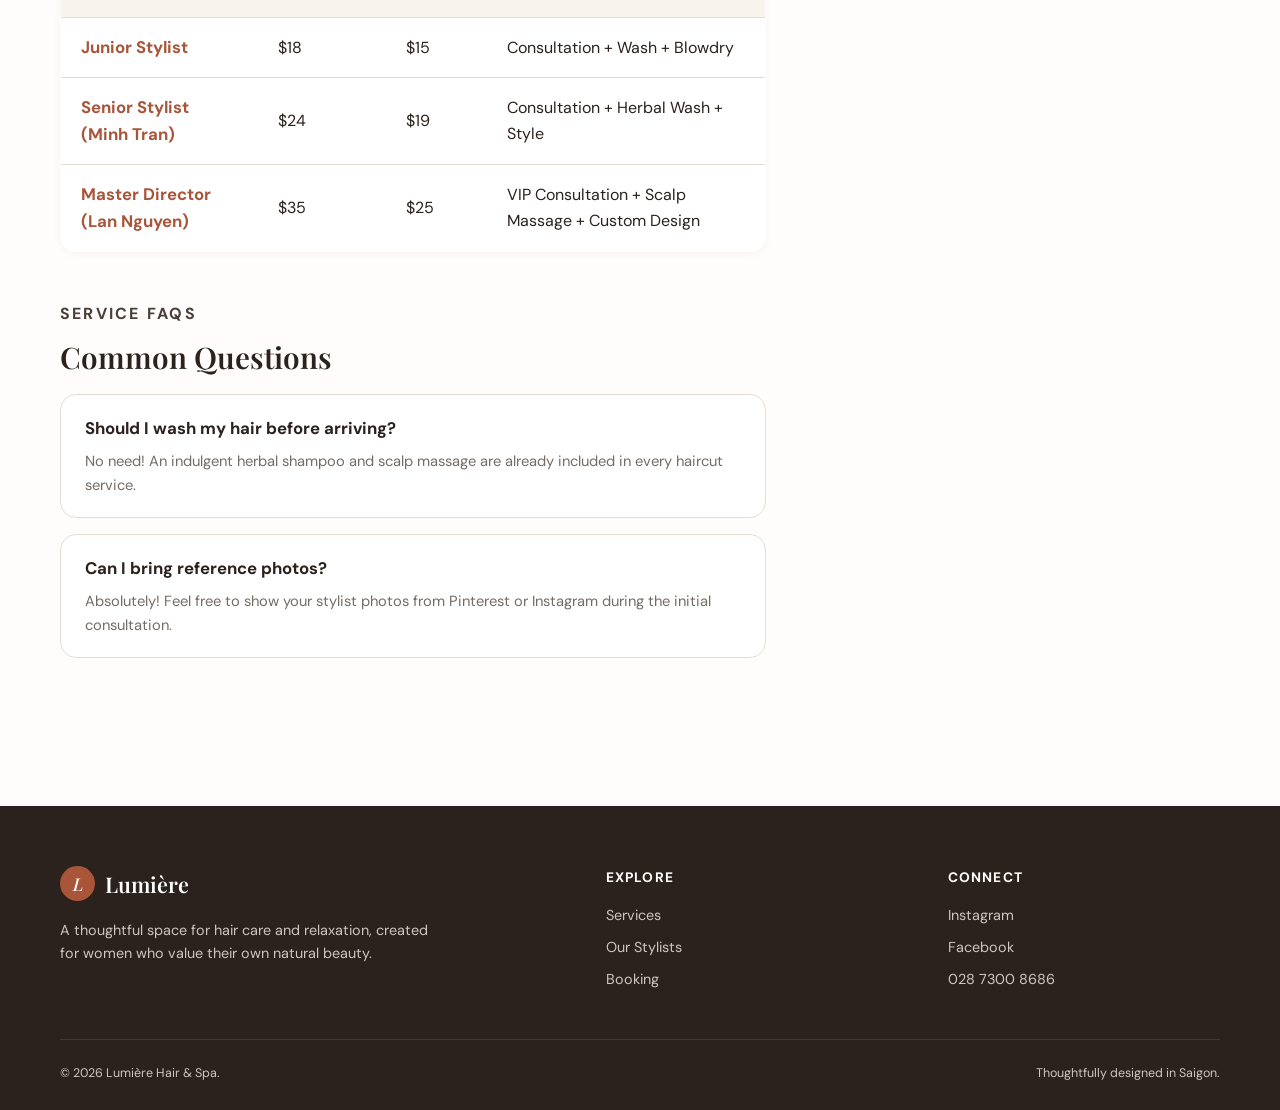
<file: preview/cut-styling.html>
<!doctype html>
<html lang="en">
  <head>
    <meta charset="utf-8" />
    <meta name="viewport" content="width=device-width, initial-scale=1" />
    <meta
      name="description"
      content="Cut & Styling service preview at Lumière Hair & Spa. Personalized precision hair design."
    />
    <title>Cut & Styling Preview — Lumière Hair & Spa</title>
    <link rel="preconnect" href="https://fonts.googleapis.com" />
    <link rel="preconnect" href="https://fonts.gstatic.com" crossorigin />
    <link
      href="https://fonts.googleapis.com/css2?family=DM+Sans:wght@400;500;600;700&family=Playfair+Display:ital,wght@0,600;1,500&display=swap"
      rel="stylesheet"
    />
    <link rel="stylesheet" href="../assets/styles.css" />
  </head>
  <body>
    <header>
      <nav class="nav container" aria-label="Main navigation">
        <a class="brand" href="../index.html" aria-label="Lumière home">
          <span class="brand-mark">L</span> Lumière
        </a>
        <button
          class="menu-toggle"
          type="button"
          aria-label="Open menu"
          aria-expanded="false"
        >
          <span></span><span></span><span></span>
        </button>
        <div class="nav-links">
          <a class="active" href="../preview/services.html">Services</a>
          <a href="../preview/stylists.html">Stylists</a>
          <a href="../index.html#story">Our story</a>
          <a href="../index.html#contact">Contact</a>
          <a class="btn btn-primary" href="../preview/booking-flow.html">Book now</a>
        </div>
      </nav>
    </header>

    <main id="app-main">
      <section class="page-header">
        <div class="container">
          <div class="breadcrumbs">
            <a href="../index.html">Home</a>
            <span class="sep">/</span>
            <a href="../preview/services.html">Services</a>
            <span class="sep">/</span>
            <span>Cut &amp; Styling</span>
          </div>
          <p class="eyebrow">Service Detail &amp; Preview</p>
          <h1 class="page-title">Cut &amp; Styling Experience</h1>
          <p class="page-subtitle">
            A bespoke haircut meticulously shaped around your bone structure, hair volume, and everyday routine.
          </p>
          <div class="page-meta-tags">
            <span class="tag-badge highlight">⏱️ Duration: 45 — 60 mins</span>
            <span class="tag-badge">💰 Price: $18 — $35</span>
            <span class="tag-badge">💇 Recommended Stylist: Lan Nguyen / Minh Tran</span>
            <span class="tag-badge">🛡️ 7-Day Free Touch-up</span>
          </div>
        </div>
      </section>

      <div class="container">
        <div class="detail-grid">
          <div>
            <!-- Overview -->
            <div class="content-block">
              <p class="eyebrow">The Philosophy</p>
              <h2>Effortless beauty that lasts between visits</h2>
              <p>
                At Lumière, we don’t believe in one-size-fits-all haircuts. We analyze your hair’s natural fall, cowlicks, texture, and facial contours before cutting a single strand. The result is a flattering, low-maintenance shape that looks just as good when you wash and style it at home.
              </p>
            </div>

            <!-- Procedure -->
            <div class="content-block">
              <p class="eyebrow">Step-by-step Process</p>
              <h2>What your appointment includes</h2>
              <ul class="step-list">
                <li class="step-item">
                  <div class="step-num">1</div>
                  <div class="step-content">
                    <h4>1-on-1 Consultation &amp; Scalp Assessment</h4>
                    <p>Discuss your goals, inspiration photos, and daily routine while we examine your hair texture and scalp condition.</p>
                  </div>
                </li>
                <li class="step-item">
                  <div class="step-num">2</div>
                  <div class="step-content">
                    <h4>Aromatherapy Wash &amp; Acupressure Scalp Massage</h4>
                    <p>Relax with an organic botanical shampoo, cooling mint rinse, and gentle pressure-point neck &amp; head massage.</p>
                  </div>
                </li>
                <li class="step-item">
                  <div class="step-num">3</div>
                  <div class="step-content">
                    <h4>Precision Architectural Haircut</h4>
                    <p>Layering and weight removal tailored precisely to enhance your natural movement and facial angles.</p>
                  </div>
                </li>
                <li class="step-item">
                  <div class="step-num">4</div>
                  <div class="step-content">
                    <h4>Blow-out Styling &amp; Home Care Coaching</h4>
                    <p>Finished with luxury leave-in serum and personalized tips on how to blowdry and maintain the volume at home.</p>
                  </div>
                </li>
              </ul>
            </div>

            <!-- Pricing Details -->
            <div class="content-block">
              <p class="eyebrow">Pricing Breakdown</p>
              <h2>Tiered by Stylist Expertise</h2>
              <table class="price-table">
                <thead>
                  <tr>
                    <th>Stylist Level</th>
                    <th>Women's Cut</th>
                    <th>Men's Cut</th>
                    <th>Includes</th>
                  </tr>
                </thead>
                <tbody>
                  <tr>
                    <td><strong>Junior Stylist</strong></td>
                    <td>$18</td>
                    <td>$15</td>
                    <td>Consultation + Wash + Blowdry</td>
                  </tr>
                  <tr>
                    <td><strong>Senior Stylist (Minh Tran)</strong></td>
                    <td>$24</td>
                    <td>$19</td>
                    <td>Consultation + Herbal Wash + Style</td>
                  </tr>
                  <tr>
                    <td><strong>Master Director (Lan Nguyen)</strong></td>
                    <td>$35</td>
                    <td>$25</td>
                    <td>VIP Consultation + Scalp Massage + Custom Design</td>
                  </tr>
                </tbody>
              </table>
            </div>

            <!-- FAQ -->
            <div class="content-block">
              <p class="eyebrow">Service FAQs</p>
              <h2>Common Questions</h2>
              <div class="faq-grid">
                <div class="faq-item">
                  <h4>Should I wash my hair before arriving?</h4>
                  <p>No need! An indulgent herbal shampoo and scalp massage are already included in every haircut service.</p>
                </div>
                <div class="faq-item">
                  <h4>Can I bring reference photos?</h4>
                  <p>Absolutely! Feel free to show your stylist photos from Pinterest or Instagram during the initial consultation.</p>
                </div>
              </div>
            </div>
          </div>

          <!-- Sticky Sidebar -->
          <aside>
            <div class="sidebar-box">
              <p class="eyebrow">Booking Summary</p>
              <h3>Cut &amp; Styling</h3>
              <div class="sidebar-price-row">
                <span class="sidebar-price-big">$18 - $35</span>
                <span class="sidebar-per">/ appointment</span>
              </div>
              <ul class="sidebar-features">
                <li><span class="check">✓</span> 45–60 mins private appointment</li>
                <li><span class="check">✓</span> Scalp wash &amp; relaxing massage included</li>
                <li><span class="check">✓</span> Organic styling serums</li>
                <li><span class="check">✓</span> 7-day free shape adjustment guarantee</li>
              </ul>
              <a class="btn btn-primary" style="width: 100%; margin-bottom: 12px;" href="../preview/booking-flow.html">
                Book This Service Now →
              </a>
              <a class="btn btn-outline" style="width: 100%;" href="../preview/services.html">
                ← Back to All Services
              </a>
            </div>
          </aside>
        </div>
      </div>
    </main>

    <footer>
      <div class="footer-grid container">
        <div>
          <a class="brand" href="../index.html"><span class="brand-mark">L</span> Lumière</a>
          <p class="footer-copy">
            A thoughtful space for hair care and relaxation, created for women who value their own natural beauty.
          </p>
        </div>
        <div>
          <h3 class="footer-title">Explore</h3>
          <div class="footer-links">
            <a href="../preview/services.html">Services</a>
            <a href="../preview/stylists.html">Our Stylists</a>
            <a href="../preview/booking-flow.html">Booking</a>
          </div>
        </div>
        <div>
          <h3 class="footer-title">Connect</h3>
          <div class="footer-links">
            <a href="#">Instagram</a>
            <a href="#">Facebook</a>
            <a href="tel:02873008686">028 7300 8686</a>
          </div>
        </div>
      </div>
      <div class="copyright container">
        <span>© 2026 Lumière Hair &amp; Spa.</span>
        <span>Thoughtfully designed in Saigon.</span>
      </div>
    </footer>

    <script src="../assets/router.js"></script>
  </body>
</html>
</file>
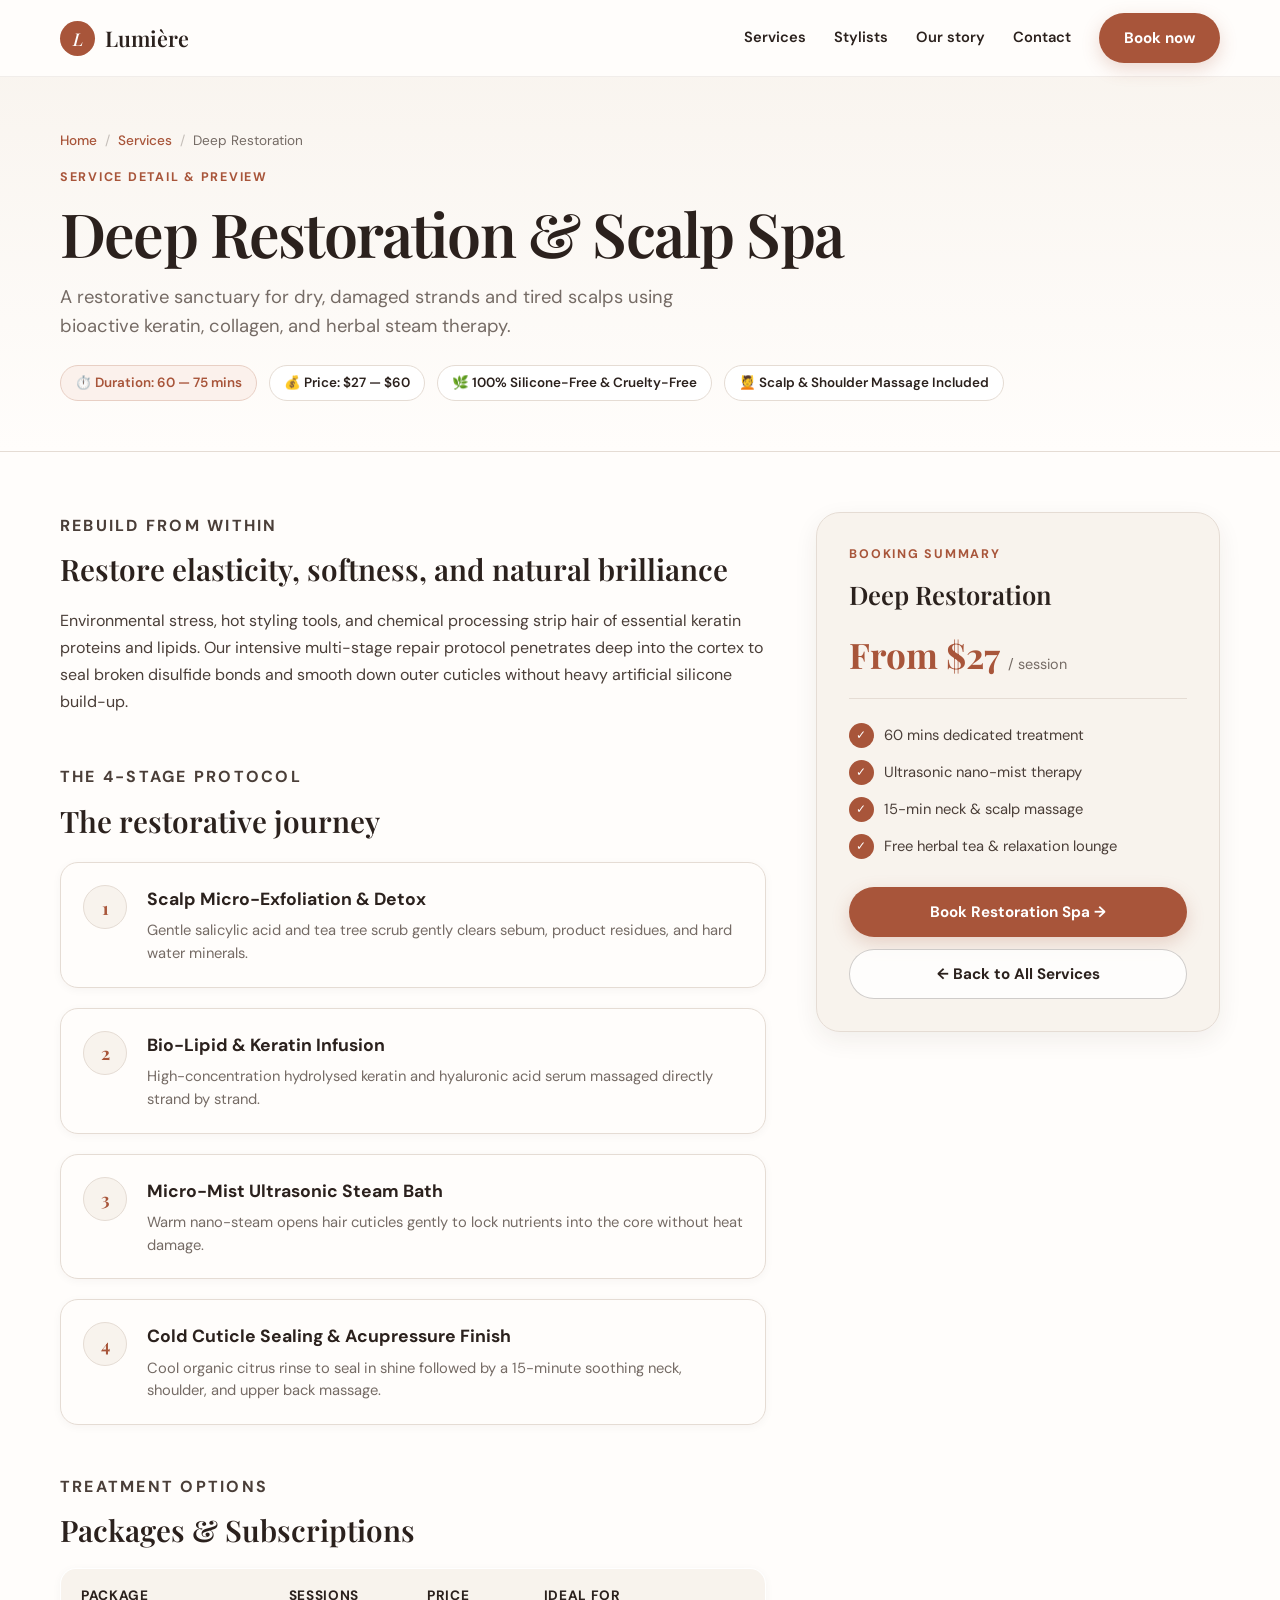
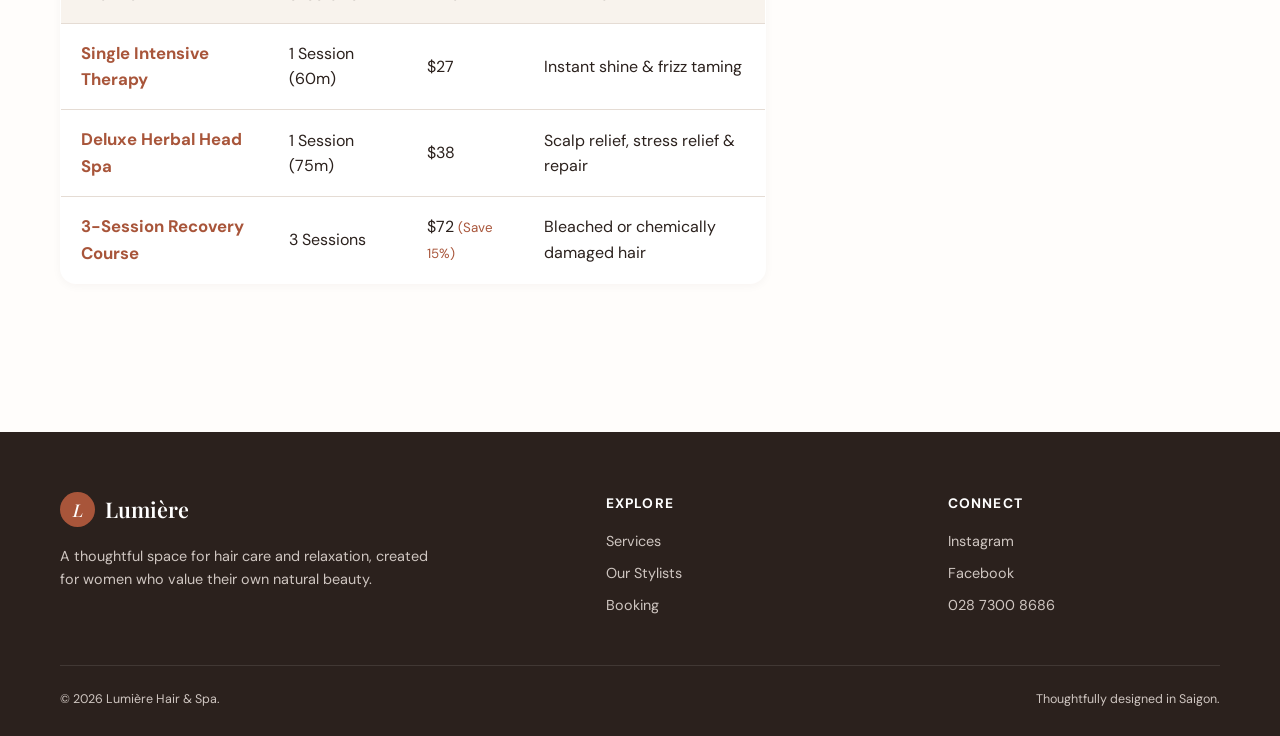
<file: preview/deep-restoration.html>
<!doctype html>
<html lang="en">
  <head>
    <meta charset="utf-8" />
    <meta name="viewport" content="width=device-width, initial-scale=1" />
    <meta
      name="description"
      content="Deep Restoration and Hair Spa treatment preview at Lumière Hair & Spa."
    />
    <title>Deep Restoration Preview — Lumière Hair & Spa</title>
    <link rel="preconnect" href="https://fonts.googleapis.com" />
    <link rel="preconnect" href="https://fonts.gstatic.com" crossorigin />
    <link
      href="https://fonts.googleapis.com/css2?family=DM+Sans:wght@400;500;600;700&family=Playfair+Display:ital,wght@0,600;1,500&display=swap"
      rel="stylesheet"
    />
    <link rel="stylesheet" href="../assets/styles.css" />
  </head>
  <body>
    <header>
      <nav class="nav container" aria-label="Main navigation">
        <a class="brand" href="../index.html" aria-label="Lumière home">
          <span class="brand-mark">L</span> Lumière
        </a>
        <button
          class="menu-toggle"
          type="button"
          aria-label="Open menu"
          aria-expanded="false"
        >
          <span></span><span></span><span></span>
        </button>
        <div class="nav-links">
          <a class="active" href="../preview/services.html">Services</a>
          <a href="../preview/stylists.html">Stylists</a>
          <a href="../index.html#story">Our story</a>
          <a href="../index.html#contact">Contact</a>
          <a class="btn btn-primary" href="../preview/booking-flow.html">Book now</a>
        </div>
      </nav>
    </header>

    <main id="app-main">
      <section class="page-header">
        <div class="container">
          <div class="breadcrumbs">
            <a href="../index.html">Home</a>
            <span class="sep">/</span>
            <a href="../preview/services.html">Services</a>
            <span class="sep">/</span>
            <span>Deep Restoration</span>
          </div>
          <p class="eyebrow">Service Detail &amp; Preview</p>
          <h1 class="page-title">Deep Restoration &amp; Scalp Spa</h1>
          <p class="page-subtitle">
            A restorative sanctuary for dry, damaged strands and tired scalps using bioactive keratin, collagen, and herbal steam therapy.
          </p>
          <div class="page-meta-tags">
            <span class="tag-badge highlight">⏱️ Duration: 60 — 75 mins</span>
            <span class="tag-badge">💰 Price: $27 — $60</span>
            <span class="tag-badge">🌿 100% Silicone-Free &amp; Cruelty-Free</span>
            <span class="tag-badge">💆 Scalp &amp; Shoulder Massage Included</span>
          </div>
        </div>
      </section>

      <div class="container">
        <div class="detail-grid">
          <div>
            <!-- Overview -->
            <div class="content-block">
              <p class="eyebrow">Rebuild From Within</p>
              <h2>Restore elasticity, softness, and natural brilliance</h2>
              <p>
                Environmental stress, hot styling tools, and chemical processing strip hair of essential keratin proteins and lipids. Our intensive multi-stage repair protocol penetrates deep into the cortex to seal broken disulfide bonds and smooth down outer cuticles without heavy artificial silicone build-up.
              </p>
            </div>

            <!-- Steps -->
            <div class="content-block">
              <p class="eyebrow">The 4-Stage Protocol</p>
              <h2>The restorative journey</h2>
              <ul class="step-list">
                <li class="step-item">
                  <div class="step-num">1</div>
                  <div class="step-content">
                    <h4>Scalp Micro-Exfoliation &amp; Detox</h4>
                    <p>Gentle salicylic acid and tea tree scrub gently clears sebum, product residues, and hard water minerals.</p>
                  </div>
                </li>
                <li class="step-item">
                  <div class="step-num">2</div>
                  <div class="step-content">
                    <h4>Bio-Lipid &amp; Keratin Infusion</h4>
                    <p>High-concentration hydrolysed keratin and hyaluronic acid serum massaged directly strand by strand.</p>
                  </div>
                </li>
                <li class="step-item">
                  <div class="step-num">3</div>
                  <div class="step-content">
                    <h4>Micro-Mist Ultrasonic Steam Bath</h4>
                    <p>Warm nano-steam opens hair cuticles gently to lock nutrients into the core without heat damage.</p>
                  </div>
                </li>
                <li class="step-item">
                  <div class="step-num">4</div>
                  <div class="step-content">
                    <h4>Cold Cuticle Sealing &amp; Acupressure Finish</h4>
                    <p>Cool organic citrus rinse to seal in shine followed by a 15-minute soothing neck, shoulder, and upper back massage.</p>
                  </div>
                </li>
              </ul>
            </div>

            <!-- Price Table -->
            <div class="content-block">
              <p class="eyebrow">Treatment Options</p>
              <h2>Packages &amp; Subscriptions</h2>
              <table class="price-table">
                <thead>
                  <tr>
                    <th>Package</th>
                    <th>Sessions</th>
                    <th>Price</th>
                    <th>Ideal For</th>
                  </tr>
                </thead>
                <tbody>
                  <tr>
                    <td><strong>Single Intensive Therapy</strong></td>
                    <td>1 Session (60m)</td>
                    <td>$27</td>
                    <td>Instant shine &amp; frizz taming</td>
                  </tr>
                  <tr>
                    <td><strong>Deluxe Herbal Head Spa</strong></td>
                    <td>1 Session (75m)</td>
                    <td>$38</td>
                    <td>Scalp relief, stress relief &amp; repair</td>
                  </tr>
                  <tr>
                    <td><strong>3-Session Recovery Course</strong></td>
                    <td>3 Sessions</td>
                    <td>$72 <small style="color:var(--clay);">(Save 15%)</small></td>
                    <td>Bleached or chemically damaged hair</td>
                  </tr>
                </tbody>
              </table>
            </div>
          </div>

          <!-- Sticky Sidebar -->
          <aside>
            <div class="sidebar-box">
              <p class="eyebrow">Booking Summary</p>
              <h3>Deep Restoration</h3>
              <div class="sidebar-price-row">
                <span class="sidebar-price-big">From $27</span>
                <span class="sidebar-per">/ session</span>
              </div>
              <ul class="sidebar-features">
                <li><span class="check">✓</span> 60 mins dedicated treatment</li>
                <li><span class="check">✓</span> Ultrasonic nano-mist therapy</li>
                <li><span class="check">✓</span> 15-min neck &amp; scalp massage</li>
                <li><span class="check">✓</span> Free herbal tea &amp; relaxation lounge</li>
              </ul>
              <a class="btn btn-primary" style="width: 100%; margin-bottom: 12px;" href="../preview/booking-flow.html">
                Book Restoration Spa →
              </a>
              <a class="btn btn-outline" style="width: 100%;" href="../preview/services.html">
                ← Back to All Services
              </a>
            </div>
          </aside>
        </div>
      </div>
    </main>

    <footer>
      <div class="footer-grid container">
        <div>
          <a class="brand" href="../index.html"><span class="brand-mark">L</span> Lumière</a>
          <p class="footer-copy">
            A thoughtful space for hair care and relaxation, created for women who value their own natural beauty.
          </p>
        </div>
        <div>
          <h3 class="footer-title">Explore</h3>
          <div class="footer-links">
            <a href="../preview/services.html">Services</a>
            <a href="../preview/stylists.html">Our Stylists</a>
            <a href="../preview/booking-flow.html">Booking</a>
          </div>
        </div>
        <div>
          <h3 class="footer-title">Connect</h3>
          <div class="footer-links">
            <a href="#">Instagram</a>
            <a href="#">Facebook</a>
            <a href="tel:02873008686">028 7300 8686</a>
          </div>
        </div>
      </div>
      <div class="copyright container">
        <span>© 2026 Lumière Hair &amp; Spa.</span>
        <span>Thoughtfully designed in Saigon.</span>
      </div>
    </footer>

    <script src="../assets/router.js"></script>
  </body>
</html>
</file>
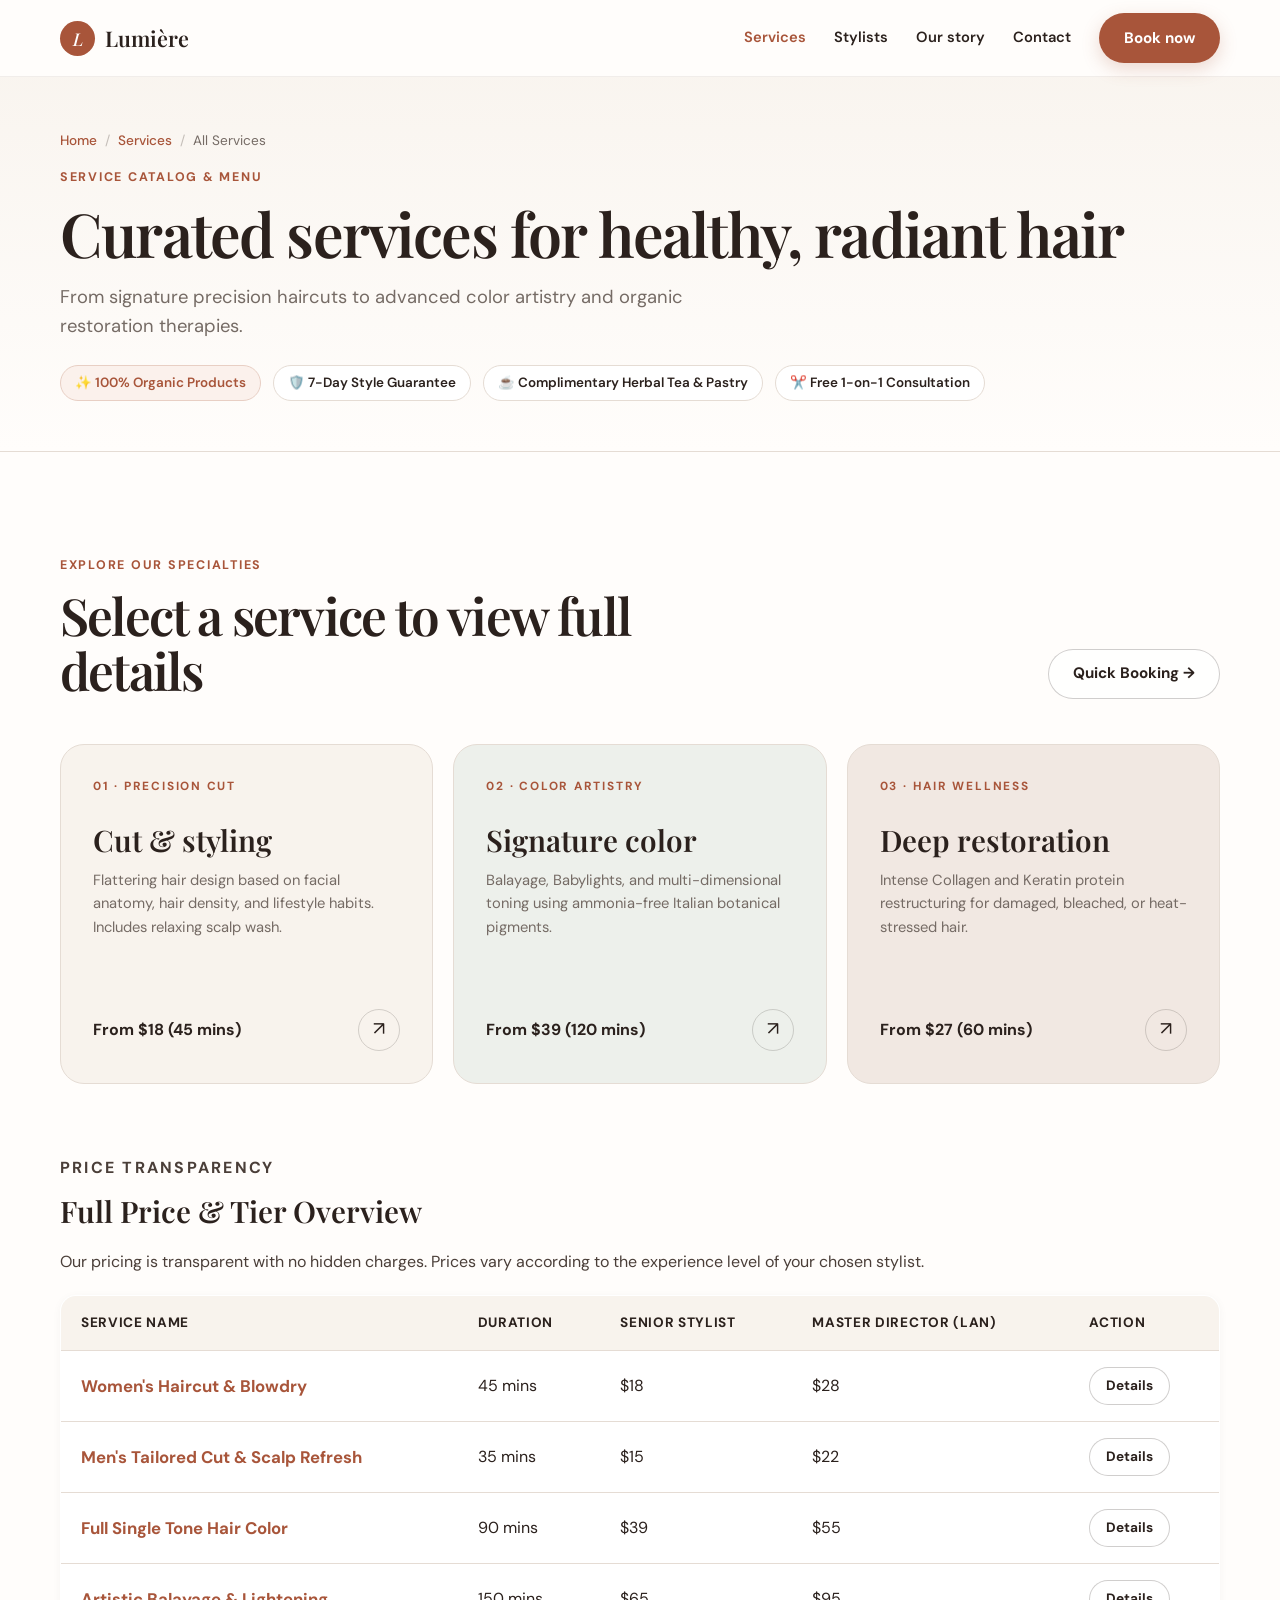
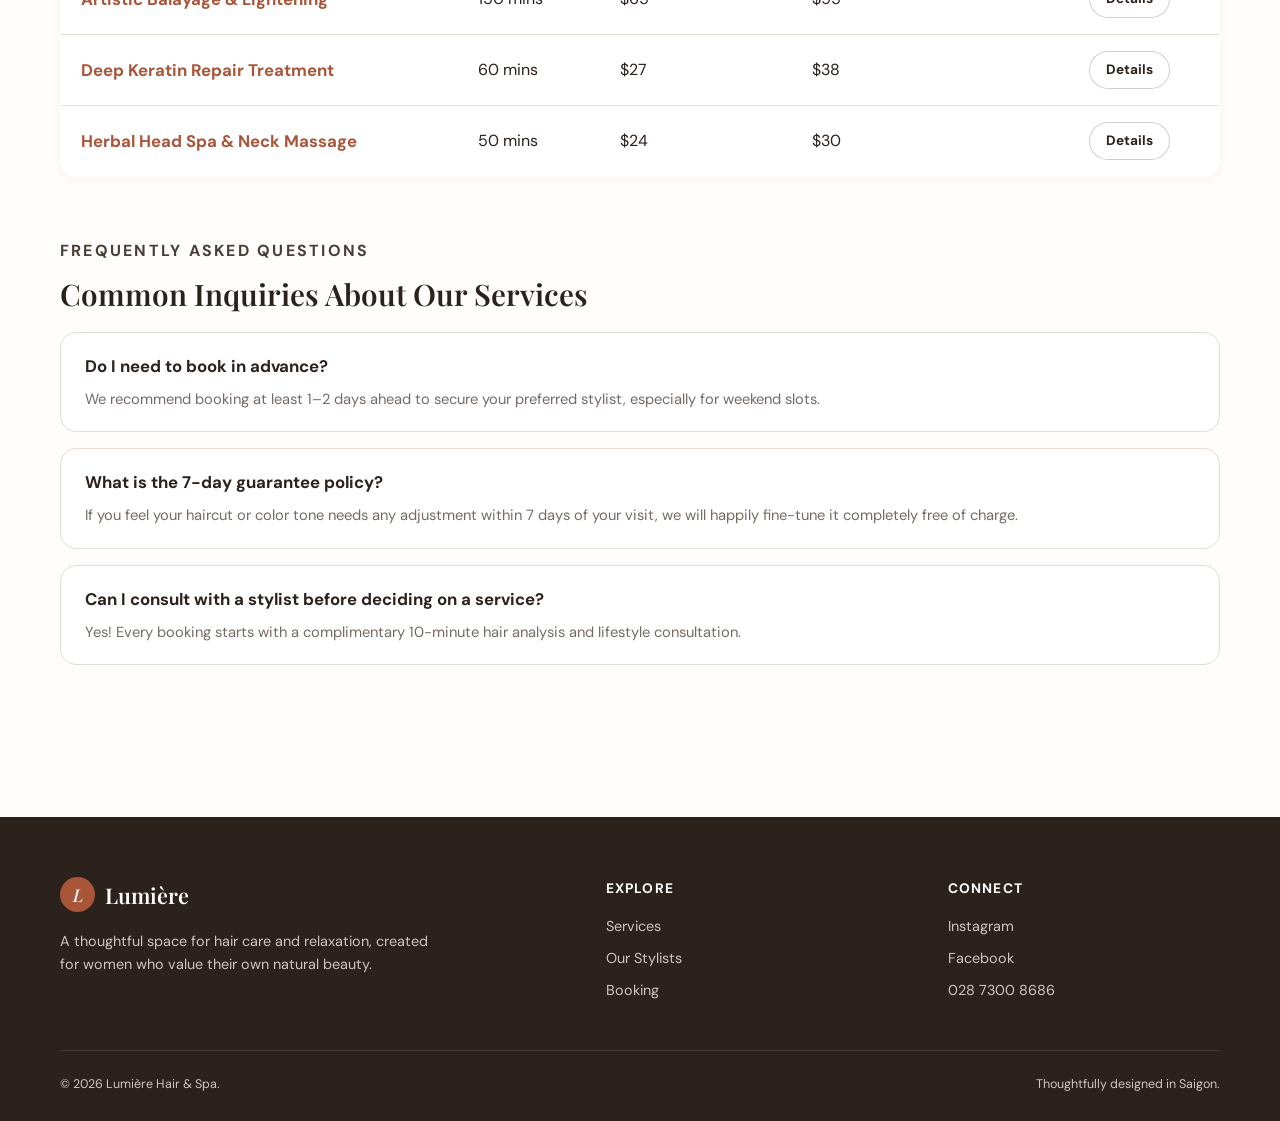
<file: preview/services.html>
<!doctype html>
<html lang="en">
  <head>
    <meta charset="utf-8" />
    <meta name="viewport" content="width=device-width, initial-scale=1" />
    <meta
      name="description"
      content="Explore all hair care, coloring, and styling services at Lumière Hair & Spa."
    />
    <title>All Services & Pricing — Lumière Hair & Spa</title>
    <link rel="preconnect" href="https://fonts.googleapis.com" />
    <link rel="preconnect" href="https://fonts.gstatic.com" crossorigin />
    <link
      href="https://fonts.googleapis.com/css2?family=DM+Sans:wght@400;500;600;700&family=Playfair+Display:ital,wght@0,600;1,500&display=swap"
      rel="stylesheet"
    />
    <link rel="stylesheet" href="../assets/styles.css" />
  </head>
  <body>
    <header>
      <nav class="nav container" aria-label="Main navigation">
        <a class="brand" href="../index.html" aria-label="Lumière home">
          <span class="brand-mark">L</span> Lumière
        </a>
        <button
          class="menu-toggle"
          type="button"
          aria-label="Open menu"
          aria-expanded="false"
        >
          <span></span><span></span><span></span>
        </button>
        <div class="nav-links">
          <a class="active" href="../preview/services.html">Services</a>
          <a href="../preview/stylists.html">Stylists</a>
          <a href="../index.html#story">Our story</a>
          <a href="../index.html#contact">Contact</a>
          <a class="btn btn-primary" href="../preview/booking-flow.html">Book now</a>
        </div>
      </nav>
    </header>

    <main id="app-main">
      <section class="page-header">
        <div class="container">
          <div class="breadcrumbs">
            <a href="../index.html">Home</a>
            <span class="sep">/</span>
            <a href="../preview/services.html">Services</a>
            <span class="sep">/</span>
            <span>All Services</span>
          </div>
          <p class="eyebrow">Service Catalog &amp; Menu</p>
          <h1 class="page-title">Curated services for healthy, radiant hair</h1>
          <p class="page-subtitle">
            From signature precision haircuts to advanced color artistry and organic restoration therapies.
          </p>
          <div class="page-meta-tags">
            <span class="tag-badge highlight">✨ 100% Organic Products</span>
            <span class="tag-badge">🛡️ 7-Day Style Guarantee</span>
            <span class="tag-badge">☕ Complimentary Herbal Tea &amp; Pastry</span>
            <span class="tag-badge">✂️ Free 1-on-1 Consultation</span>
          </div>
        </div>
      </section>

      <section class="section">
        <div class="container">
          <div class="section-head">
            <div>
              <p class="eyebrow">Explore our specialties</p>
              <h2 class="section-title">Select a service to view full details</h2>
            </div>
            <a class="btn btn-outline" href="../preview/booking-flow.html">Quick Booking →</a>
          </div>

          <div class="service-grid">
            <a class="service-card" href="../preview/cut-styling.html">
              <span class="service-no">01 · PRECISION CUT</span>
              <h3>Cut &amp; styling</h3>
              <p>
                Flattering hair design based on facial anatomy, hair density, and lifestyle habits. Includes relaxing scalp wash.
              </p>
              <div class="service-foot">
                <span class="price">From $18 (45 mins)</span>
                <span class="arrow" aria-hidden="true">↗</span>
              </div>
            </a>

            <a class="service-card" href="../preview/signature-color.html">
              <span class="service-no">02 · COLOR ARTISTRY</span>
              <h3>Signature color</h3>
              <p>
                Balayage, Babylights, and multi-dimensional toning using ammonia-free Italian botanical pigments.
              </p>
              <div class="service-foot">
                <span class="price">From $39 (120 mins)</span>
                <span class="arrow" aria-hidden="true">↗</span>
              </div>
            </a>

            <a class="service-card" href="../preview/deep-restoration.html">
              <span class="service-no">03 · HAIR WELLNESS</span>
              <h3>Deep restoration</h3>
              <p>
                Intense Collagen and Keratin protein restructuring for damaged, bleached, or heat-stressed hair.
              </p>
              <div class="service-foot">
                <span class="price">From $27 (60 mins)</span>
                <span class="arrow" aria-hidden="true">↗</span>
              </div>
            </a>
          </div>

          <!-- Comprehensive Price Table -->
          <div class="content-block" style="margin-top: 70px;">
            <p class="eyebrow">Price Transparency</p>
            <h2>Full Price &amp; Tier Overview</h2>
            <p>Our pricing is transparent with no hidden charges. Prices vary according to the experience level of your chosen stylist.</p>

            <table class="price-table">
              <thead>
                <tr>
                  <th>Service Name</th>
                  <th>Duration</th>
                  <th>Senior Stylist</th>
                  <th>Master Director (Lan)</th>
                  <th>Action</th>
                </tr>
              </thead>
              <tbody>
                <tr>
                  <td><strong>Women's Haircut &amp; Blowdry</strong></td>
                  <td>45 mins</td>
                  <td>$18</td>
                  <td>$28</td>
                  <td><a class="btn btn-outline btn-sm" href="../preview/cut-styling.html">Details</a></td>
                </tr>
                <tr>
                  <td><strong>Men's Tailored Cut &amp; Scalp Refresh</strong></td>
                  <td>35 mins</td>
                  <td>$15</td>
                  <td>$22</td>
                  <td><a class="btn btn-outline btn-sm" href="../preview/cut-styling.html">Details</a></td>
                </tr>
                <tr>
                  <td><strong>Full Single Tone Hair Color</strong></td>
                  <td>90 mins</td>
                  <td>$39</td>
                  <td>$55</td>
                  <td><a class="btn btn-outline btn-sm" href="../preview/signature-color.html">Details</a></td>
                </tr>
                <tr>
                  <td><strong>Artistic Balayage &amp; Lightening</strong></td>
                  <td>150 mins</td>
                  <td>$65</td>
                  <td>$95</td>
                  <td><a class="btn btn-outline btn-sm" href="../preview/signature-color.html">Details</a></td>
                </tr>
                <tr>
                  <td><strong>Deep Keratin Repair Treatment</strong></td>
                  <td>60 mins</td>
                  <td>$27</td>
                  <td>$38</td>
                  <td><a class="btn btn-outline btn-sm" href="../preview/deep-restoration.html">Details</a></td>
                </tr>
                <tr>
                  <td><strong>Herbal Head Spa &amp; Neck Massage</strong></td>
                  <td>50 mins</td>
                  <td>$24</td>
                  <td>$30</td>
                  <td><a class="btn btn-outline btn-sm" href="../preview/deep-restoration.html">Details</a></td>
                </tr>
              </tbody>
            </table>
          </div>

          <!-- FAQ section -->
          <div class="content-block" style="margin-top: 60px;">
            <p class="eyebrow">Frequently Asked Questions</p>
            <h2>Common Inquiries About Our Services</h2>
            <div class="faq-grid">
              <div class="faq-item">
                <h4>Do I need to book in advance?</h4>
                <p>We recommend booking at least 1–2 days ahead to secure your preferred stylist, especially for weekend slots.</p>
              </div>
              <div class="faq-item">
                <h4>What is the 7-day guarantee policy?</h4>
                <p>If you feel your haircut or color tone needs any adjustment within 7 days of your visit, we will happily fine-tune it completely free of charge.</p>
              </div>
              <div class="faq-item">
                <h4>Can I consult with a stylist before deciding on a service?</h4>
                <p>Yes! Every booking starts with a complimentary 10-minute hair analysis and lifestyle consultation.</p>
              </div>
            </div>
          </div>
        </div>
      </section>
    </main>

    <footer>
      <div class="footer-grid container">
        <div>
          <a class="brand" href="../index.html"><span class="brand-mark">L</span> Lumière</a>
          <p class="footer-copy">
            A thoughtful space for hair care and relaxation, created for women who value their own natural beauty.
          </p>
        </div>
        <div>
          <h3 class="footer-title">Explore</h3>
          <div class="footer-links">
            <a href="../preview/services.html">Services</a>
            <a href="../preview/stylists.html">Our Stylists</a>
            <a href="../preview/booking-flow.html">Booking</a>
          </div>
        </div>
        <div>
          <h3 class="footer-title">Connect</h3>
          <div class="footer-links">
            <a href="#">Instagram</a>
            <a href="#">Facebook</a>
            <a href="tel:02873008686">028 7300 8686</a>
          </div>
        </div>
      </div>
      <div class="copyright container">
        <span>© 2026 Lumière Hair &amp; Spa.</span>
        <span>Thoughtfully designed in Saigon.</span>
      </div>
    </footer>

    <script src="../assets/router.js"></script>
  </body>
</html>
</file>
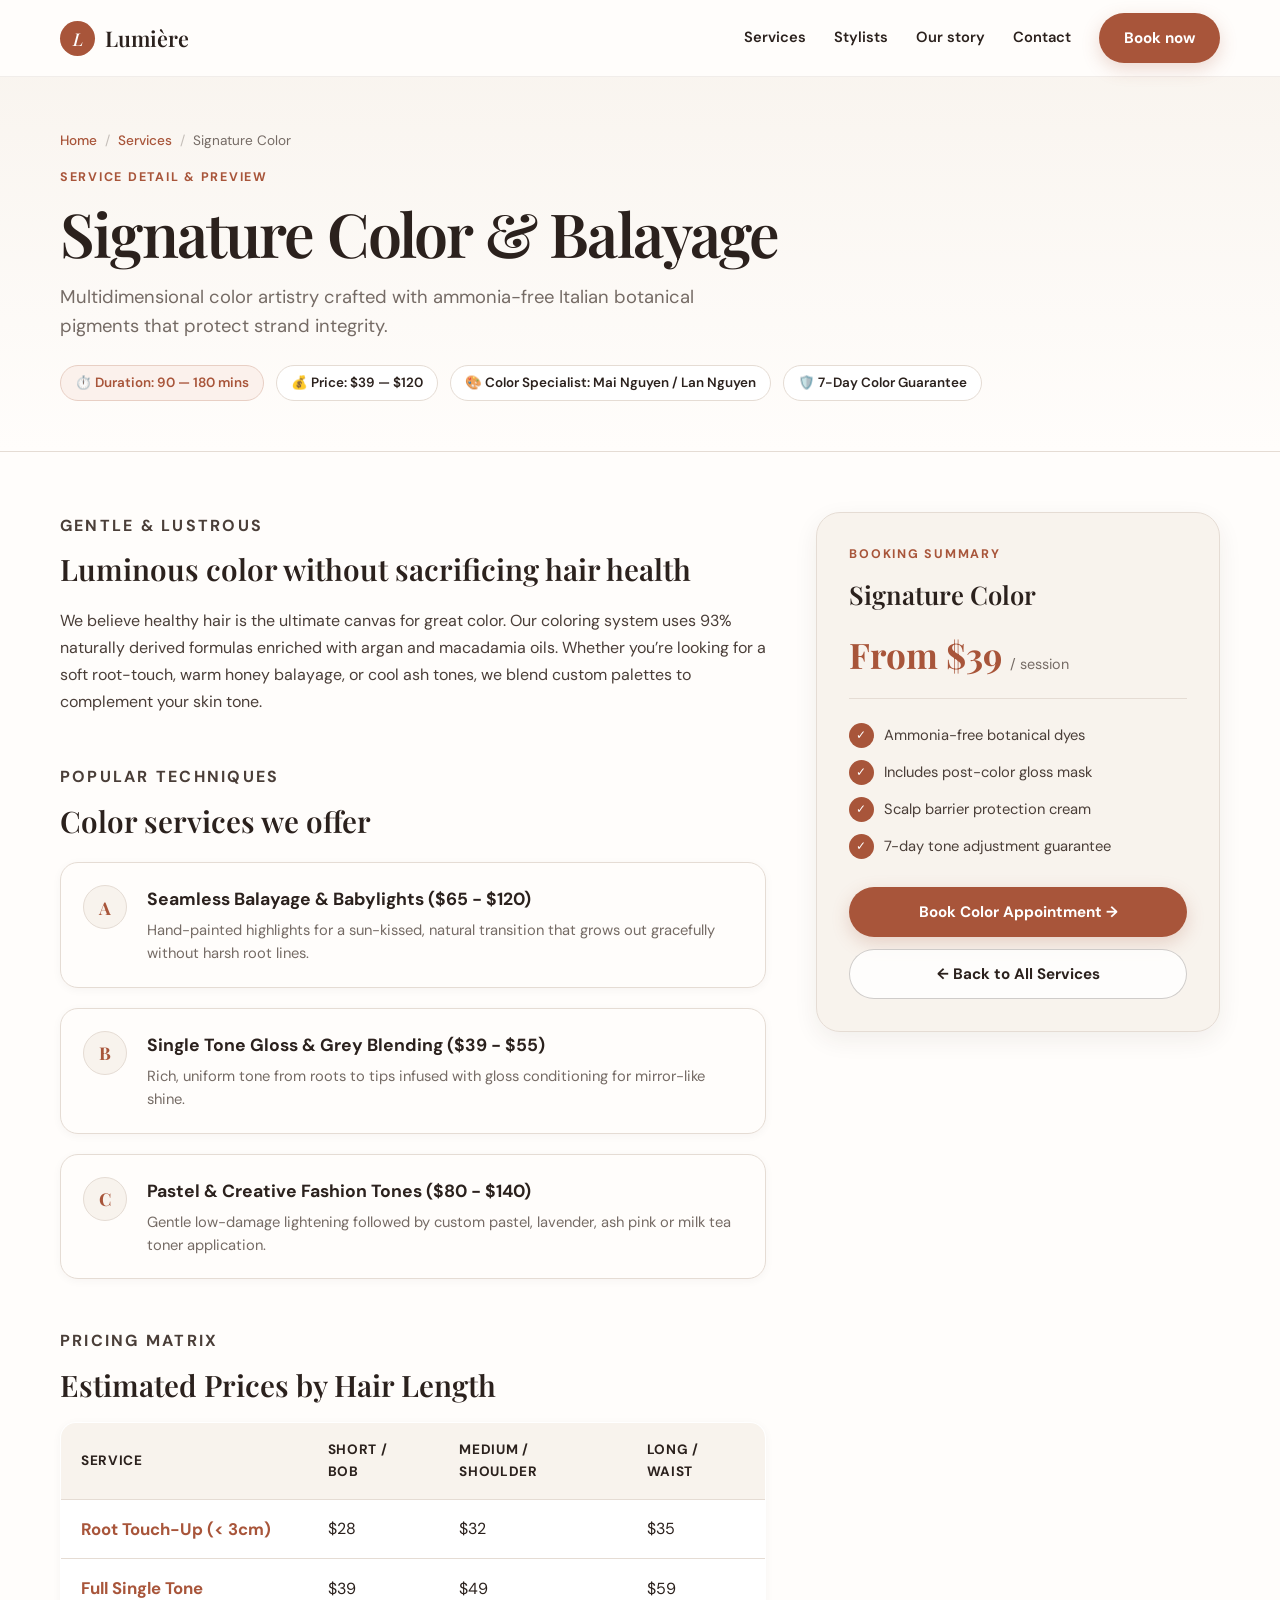
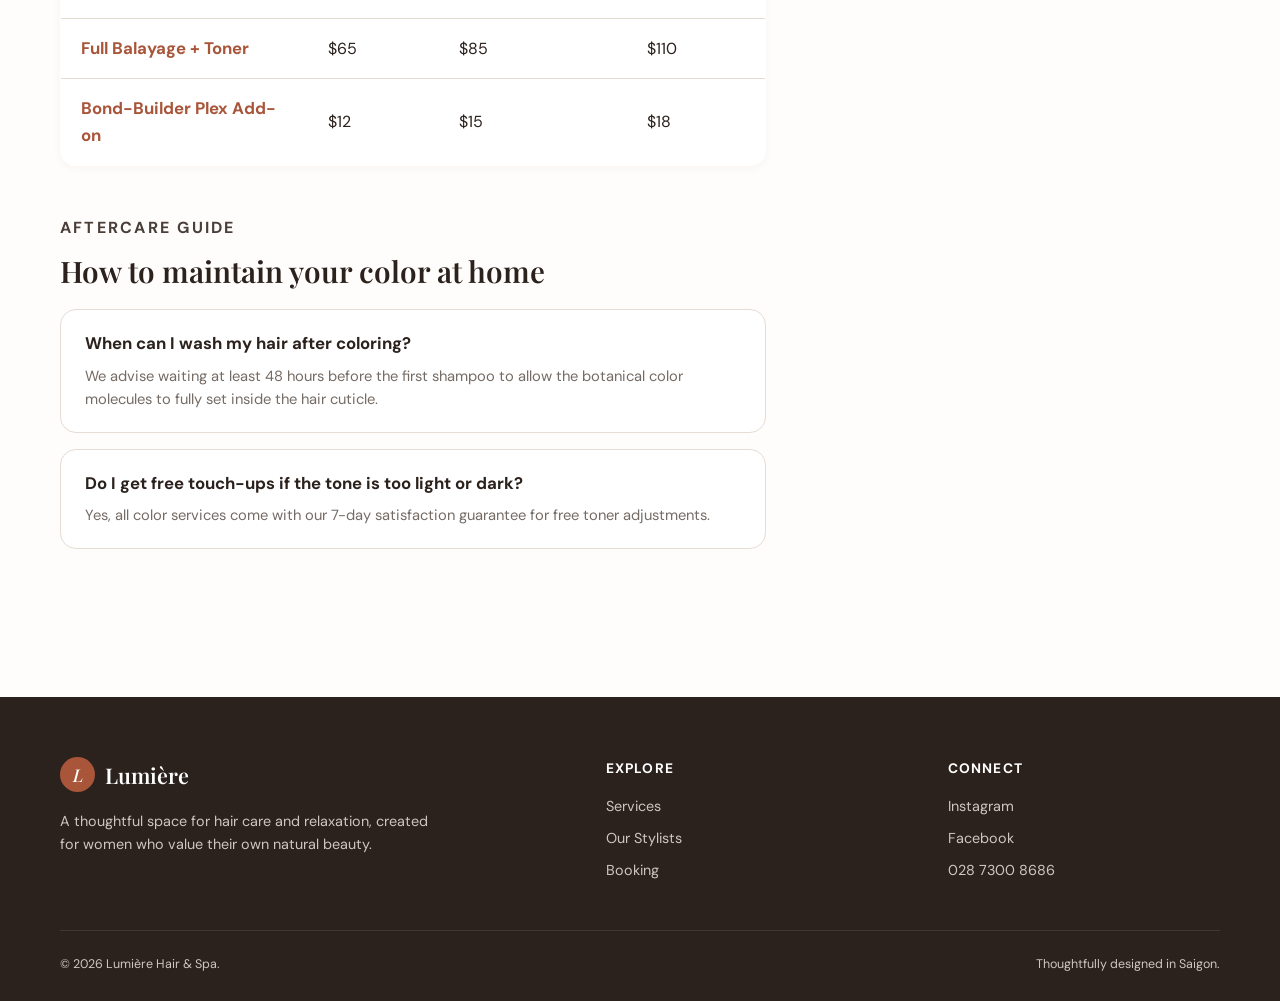
<file: preview/signature-color.html>
<!doctype html>
<html lang="en">
  <head>
    <meta charset="utf-8" />
    <meta name="viewport" content="width=device-width, initial-scale=1" />
    <meta
      name="description"
      content="Signature Color service preview at Lumière Hair & Spa. Ammonia-free, radiant hair coloring."
    />
    <title>Signature Color Preview — Lumière Hair & Spa</title>
    <link rel="preconnect" href="https://fonts.googleapis.com" />
    <link rel="preconnect" href="https://fonts.gstatic.com" crossorigin />
    <link
      href="https://fonts.googleapis.com/css2?family=DM+Sans:wght@400;500;600;700&family=Playfair+Display:ital,wght@0,600;1,500&display=swap"
      rel="stylesheet"
    />
    <link rel="stylesheet" href="../assets/styles.css" />
  </head>
  <body>
    <header>
      <nav class="nav container" aria-label="Main navigation">
        <a class="brand" href="../index.html" aria-label="Lumière home">
          <span class="brand-mark">L</span> Lumière
        </a>
        <button
          class="menu-toggle"
          type="button"
          aria-label="Open menu"
          aria-expanded="false"
        >
          <span></span><span></span><span></span>
        </button>
        <div class="nav-links">
          <a class="active" href="../preview/services.html">Services</a>
          <a href="../preview/stylists.html">Stylists</a>
          <a href="../index.html#story">Our story</a>
          <a href="../index.html#contact">Contact</a>
          <a class="btn btn-primary" href="../preview/booking-flow.html">Book now</a>
        </div>
      </nav>
    </header>

    <main id="app-main">
      <section class="page-header">
        <div class="container">
          <div class="breadcrumbs">
            <a href="../index.html">Home</a>
            <span class="sep">/</span>
            <a href="../preview/services.html">Services</a>
            <span class="sep">/</span>
            <span>Signature Color</span>
          </div>
          <p class="eyebrow">Service Detail &amp; Preview</p>
          <h1 class="page-title">Signature Color &amp; Balayage</h1>
          <p class="page-subtitle">
            Multidimensional color artistry crafted with ammonia-free Italian botanical pigments that protect strand integrity.
          </p>
          <div class="page-meta-tags">
            <span class="tag-badge highlight">⏱️ Duration: 90 — 180 mins</span>
            <span class="tag-badge">💰 Price: $39 — $120</span>
            <span class="tag-badge">🎨 Color Specialist: Mai Nguyen / Lan Nguyen</span>
            <span class="tag-badge">🛡️ 7-Day Color Guarantee</span>
          </div>
        </div>
      </section>

      <div class="container">
        <div class="detail-grid">
          <div>
            <!-- Philosophy -->
            <div class="content-block">
              <p class="eyebrow">Gentle &amp; Lustrous</p>
              <h2>Luminous color without sacrificing hair health</h2>
              <p>
                We believe healthy hair is the ultimate canvas for great color. Our coloring system uses 93% naturally derived formulas enriched with argan and macadamia oils. Whether you’re looking for a soft root-touch, warm honey balayage, or cool ash tones, we blend custom palettes to complement your skin tone.
              </p>
            </div>

            <!-- Techniques -->
            <div class="content-block">
              <p class="eyebrow">Popular Techniques</p>
              <h2>Color services we offer</h2>
              <ul class="step-list">
                <li class="step-item">
                  <div class="step-num">A</div>
                  <div class="step-content">
                    <h4>Seamless Balayage &amp; Babylights ($65 - $120)</h4>
                    <p>Hand-painted highlights for a sun-kissed, natural transition that grows out gracefully without harsh root lines.</p>
                  </div>
                </li>
                <li class="step-item">
                  <div class="step-num">B</div>
                  <div class="step-content">
                    <h4>Single Tone Gloss &amp; Grey Blending ($39 - $55)</h4>
                    <p>Rich, uniform tone from roots to tips infused with gloss conditioning for mirror-like shine.</p>
                  </div>
                </li>
                <li class="step-item">
                  <div class="step-num">C</div>
                  <div class="step-content">
                    <h4>Pastel &amp; Creative Fashion Tones ($80 - $140)</h4>
                    <p>Gentle low-damage lightening followed by custom pastel, lavender, ash pink or milk tea toner application.</p>
                  </div>
                </li>
              </ul>
            </div>

            <!-- Price Breakdown -->
            <div class="content-block">
              <p class="eyebrow">Pricing Matrix</p>
              <h2>Estimated Prices by Hair Length</h2>
              <table class="price-table">
                <thead>
                  <tr>
                    <th>Service</th>
                    <th>Short / Bob</th>
                    <th>Medium / Shoulder</th>
                    <th>Long / Waist</th>
                  </tr>
                </thead>
                <tbody>
                  <tr>
                    <td><strong>Root Touch-Up (&lt; 3cm)</strong></td>
                    <td>$28</td>
                    <td>$32</td>
                    <td>$35</td>
                  </tr>
                  <tr>
                    <td><strong>Full Single Tone</strong></td>
                    <td>$39</td>
                    <td>$49</td>
                    <td>$59</td>
                  </tr>
                  <tr>
                    <td><strong>Full Balayage + Toner</strong></td>
                    <td>$65</td>
                    <td>$85</td>
                    <td>$110</td>
                  </tr>
                  <tr>
                    <td><strong>Bond-Builder Plex Add-on</strong></td>
                    <td>$12</td>
                    <td>$15</td>
                    <td>$18</td>
                  </tr>
                </tbody>
              </table>
            </div>

            <!-- Color Care Tips -->
            <div class="content-block">
              <p class="eyebrow">Aftercare Guide</p>
              <h2>How to maintain your color at home</h2>
              <div class="faq-grid">
                <div class="faq-item">
                  <h4>When can I wash my hair after coloring?</h4>
                  <p>We advise waiting at least 48 hours before the first shampoo to allow the botanical color molecules to fully set inside the hair cuticle.</p>
                </div>
                <div class="faq-item">
                  <h4>Do I get free touch-ups if the tone is too light or dark?</h4>
                  <p>Yes, all color services come with our 7-day satisfaction guarantee for free toner adjustments.</p>
                </div>
              </div>
            </div>
          </div>

          <!-- Sticky Sidebar -->
          <aside>
            <div class="sidebar-box">
              <p class="eyebrow">Booking Summary</p>
              <h3>Signature Color</h3>
              <div class="sidebar-price-row">
                <span class="sidebar-price-big">From $39</span>
                <span class="sidebar-per">/ session</span>
              </div>
              <ul class="sidebar-features">
                <li><span class="check">✓</span> Ammonia-free botanical dyes</li>
                <li><span class="check">✓</span> Includes post-color gloss mask</li>
                <li><span class="check">✓</span> Scalp barrier protection cream</li>
                <li><span class="check">✓</span> 7-day tone adjustment guarantee</li>
              </ul>
              <a class="btn btn-primary" style="width: 100%; margin-bottom: 12px;" href="../preview/booking-flow.html">
                Book Color Appointment →
              </a>
              <a class="btn btn-outline" style="width: 100%;" href="../preview/services.html">
                ← Back to All Services
              </a>
            </div>
          </aside>
        </div>
      </div>
    </main>

    <footer>
      <div class="footer-grid container">
        <div>
          <a class="brand" href="../index.html"><span class="brand-mark">L</span> Lumière</a>
          <p class="footer-copy">
            A thoughtful space for hair care and relaxation, created for women who value their own natural beauty.
          </p>
        </div>
        <div>
          <h3 class="footer-title">Explore</h3>
          <div class="footer-links">
            <a href="../preview/services.html">Services</a>
            <a href="../preview/stylists.html">Our Stylists</a>
            <a href="../preview/booking-flow.html">Booking</a>
          </div>
        </div>
        <div>
          <h3 class="footer-title">Connect</h3>
          <div class="footer-links">
            <a href="#">Instagram</a>
            <a href="#">Facebook</a>
            <a href="tel:02873008686">028 7300 8686</a>
          </div>
        </div>
      </div>
      <div class="copyright container">
        <span>© 2026 Lumière Hair &amp; Spa.</span>
        <span>Thoughtfully designed in Saigon.</span>
      </div>
    </footer>

    <script src="../assets/router.js"></script>
  </body>
</html>
</file>
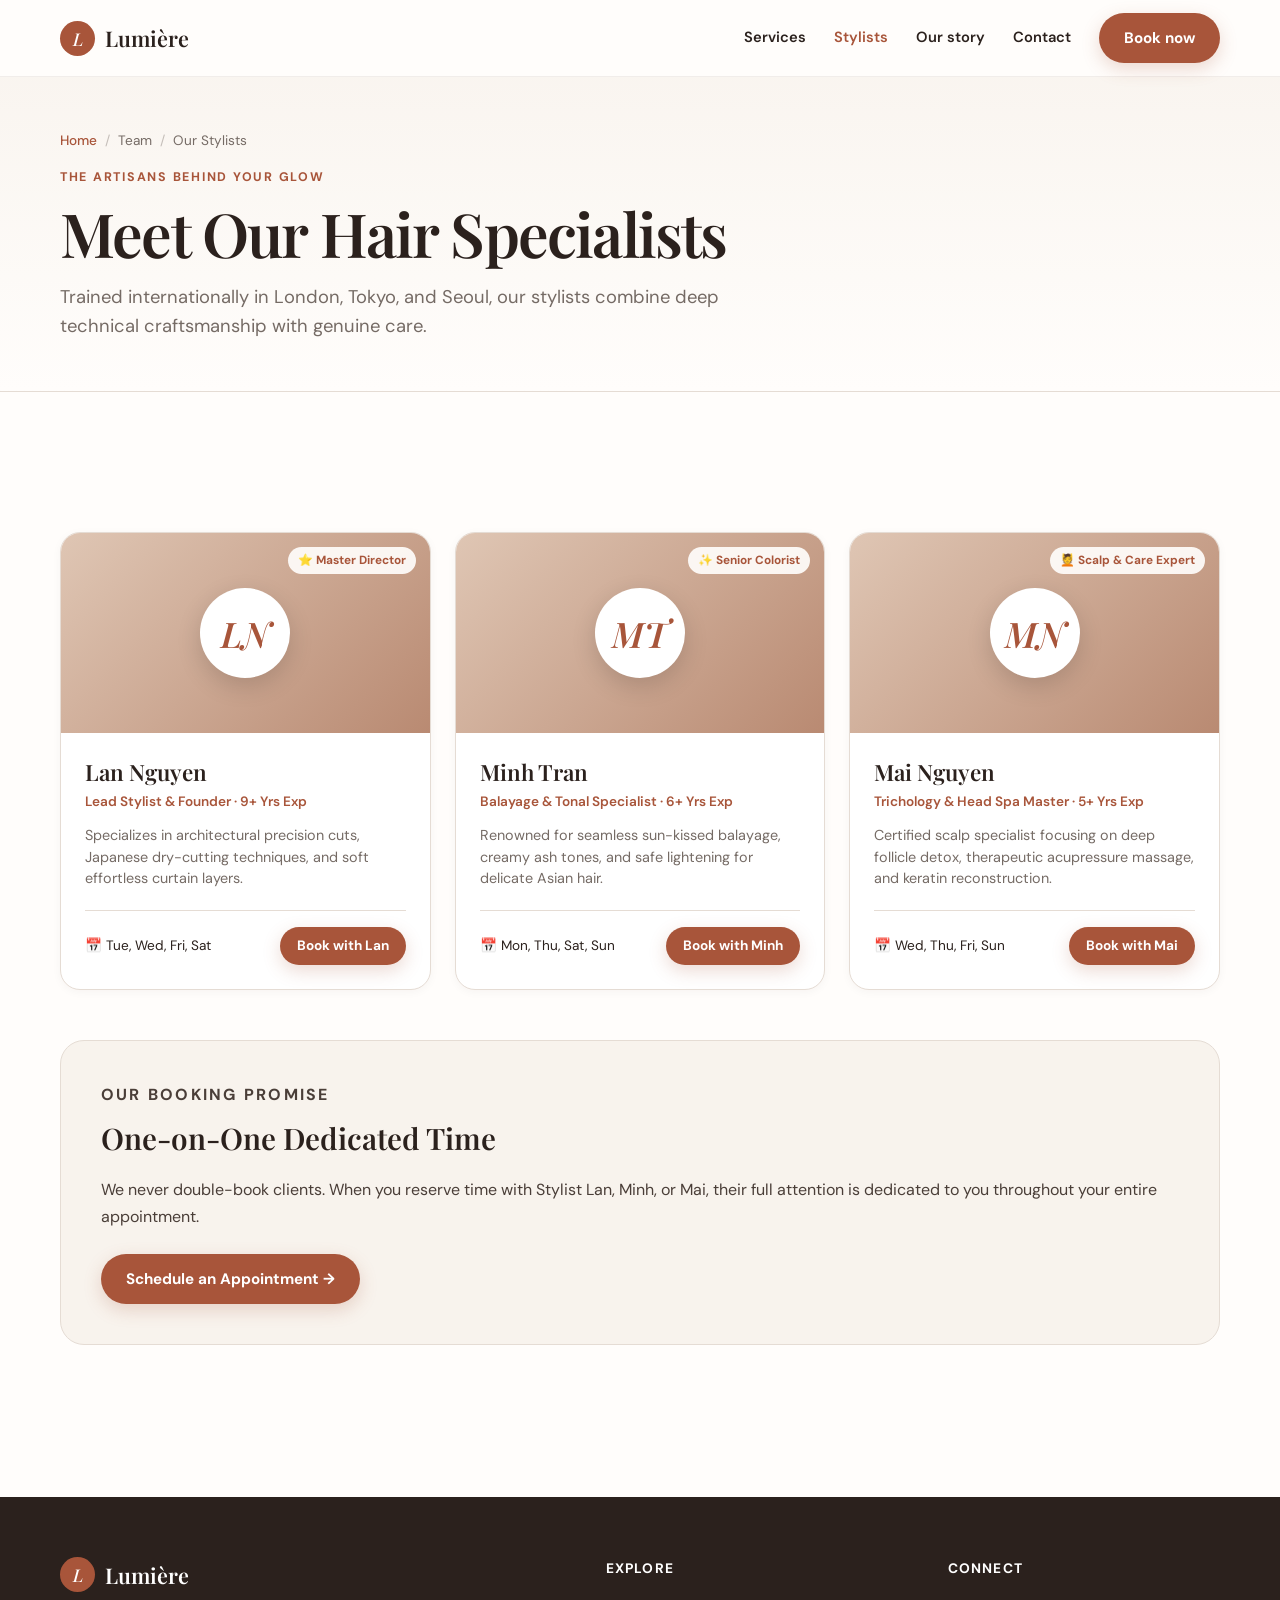
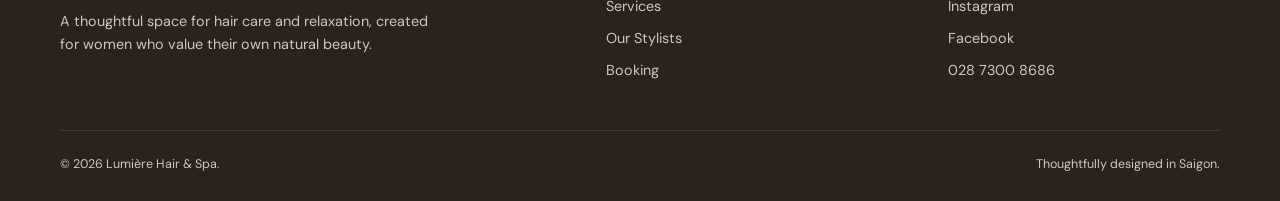
<file: preview/stylists.html>
<!doctype html>
<html lang="en">
  <head>
    <meta charset="utf-8" />
    <meta name="viewport" content="width=device-width, initial-scale=1" />
    <meta
      name="description"
      content="Meet the master stylists and hair artisans at Lumière Hair & Spa."
    />
    <title>Our Stylists & Specialists — Lumière Hair & Spa</title>
    <link rel="preconnect" href="https://fonts.googleapis.com" />
    <link rel="preconnect" href="https://fonts.gstatic.com" crossorigin />
    <link
      href="https://fonts.googleapis.com/css2?family=DM+Sans:wght@400;500;600;700&family=Playfair+Display:ital,wght@0,600;1,500&display=swap"
      rel="stylesheet"
    />
    <link rel="stylesheet" href="../assets/styles.css" />
  </head>
  <body>
    <header>
      <nav class="nav container" aria-label="Main navigation">
        <a class="brand" href="../index.html" aria-label="Lumière home">
          <span class="brand-mark">L</span> Lumière
        </a>
        <button
          class="menu-toggle"
          type="button"
          aria-label="Open menu"
          aria-expanded="false"
        >
          <span></span><span></span><span></span>
        </button>
        <div class="nav-links">
          <a href="../preview/services.html">Services</a>
          <a class="active" href="../preview/stylists.html">Stylists</a>
          <a href="../index.html#story">Our story</a>
          <a href="../index.html#contact">Contact</a>
          <a class="btn btn-primary" href="../preview/booking-flow.html">Book now</a>
        </div>
      </nav>
    </header>

    <main id="app-main">
      <section class="page-header">
        <div class="container">
          <div class="breadcrumbs">
            <a href="../index.html">Home</a>
            <span class="sep">/</span>
            <span>Team</span>
            <span class="sep">/</span>
            <span>Our Stylists</span>
          </div>
          <p class="eyebrow">The Artisans Behind Your Glow</p>
          <h1 class="page-title">Meet Our Hair Specialists</h1>
          <p class="page-subtitle">
            Trained internationally in London, Tokyo, and Seoul, our stylists combine deep technical craftsmanship with genuine care.
          </p>
        </div>
      </section>

      <section class="section">
        <div class="container">
          <div class="stylist-grid">
            <!-- Stylist 1 -->
            <div class="stylist-card">
              <div class="stylist-avatar-box">
                <div class="stylist-avatar-circle">LN</div>
                <span class="stylist-badge-top">⭐ Master Director</span>
              </div>
              <div class="stylist-info">
                <h3>Lan Nguyen</h3>
                <div class="stylist-role">Lead Stylist &amp; Founder · 9+ Yrs Exp</div>
                <p class="stylist-desc">
                  Specializes in architectural precision cuts, Japanese dry-cutting techniques, and soft effortless curtain layers.
                </p>
                <div class="stylist-meta">
                  <span>📅 Tue, Wed, Fri, Sat</span>
                  <a class="btn btn-primary btn-sm" href="../preview/booking-flow.html">Book with Lan</a>
                </div>
              </div>
            </div>

            <!-- Stylist 2 -->
            <div class="stylist-card">
              <div class="stylist-avatar-box">
                <div class="stylist-avatar-circle">MT</div>
                <span class="stylist-badge-top">✨ Senior Colorist</span>
              </div>
              <div class="stylist-info">
                <h3>Minh Tran</h3>
                <div class="stylist-role">Balayage &amp; Tonal Specialist · 6+ Yrs Exp</div>
                <p class="stylist-desc">
                  Renowned for seamless sun-kissed balayage, creamy ash tones, and safe lightening for delicate Asian hair.
                </p>
                <div class="stylist-meta">
                  <span>📅 Mon, Thu, Sat, Sun</span>
                  <a class="btn btn-primary btn-sm" href="../preview/booking-flow.html">Book with Minh</a>
                </div>
              </div>
            </div>

            <!-- Stylist 3 -->
            <div class="stylist-card">
              <div class="stylist-avatar-box">
                <div class="stylist-avatar-circle">MN</div>
                <span class="stylist-badge-top">💆 Scalp &amp; Care Expert</span>
              </div>
              <div class="stylist-info">
                <h3>Mai Nguyen</h3>
                <div class="stylist-role">Trichology &amp; Head Spa Master · 5+ Yrs Exp</div>
                <p class="stylist-desc">
                  Certified scalp specialist focusing on deep follicle detox, therapeutic acupressure massage, and keratin reconstruction.
                </p>
                <div class="stylist-meta">
                  <span>📅 Wed, Thu, Fri, Sun</span>
                  <a class="btn btn-primary btn-sm" href="../preview/booking-flow.html">Book with Mai</a>
                </div>
              </div>
            </div>
          </div>

          <!-- Stylist Guarantee block -->
          <div class="content-block" style="background: var(--cream); padding: 40px; border-radius: 24px; border: 1px solid var(--line); margin-top: 50px;">
            <p class="eyebrow">Our Booking Promise</p>
            <h2>One-on-One Dedicated Time</h2>
            <p>
              We never double-book clients. When you reserve time with Stylist Lan, Minh, or Mai, their full attention is dedicated to you throughout your entire appointment.
            </p>
            <div style="margin-top: 24px;">
              <a class="btn btn-primary" href="../preview/booking-flow.html">Schedule an Appointment →</a>
            </div>
          </div>
        </div>
      </section>
    </main>

    <footer>
      <div class="footer-grid container">
        <div>
          <a class="brand" href="../index.html"><span class="brand-mark">L</span> Lumière</a>
          <p class="footer-copy">
            A thoughtful space for hair care and relaxation, created for women who value their own natural beauty.
          </p>
        </div>
        <div>
          <h3 class="footer-title">Explore</h3>
          <div class="footer-links">
            <a href="../preview/services.html">Services</a>
            <a href="../preview/stylists.html">Our Stylists</a>
            <a href="../preview/booking-flow.html">Booking</a>
          </div>
        </div>
        <div>
          <h3 class="footer-title">Connect</h3>
          <div class="footer-links">
            <a href="#">Instagram</a>
            <a href="#">Facebook</a>
            <a href="tel:02873008686">028 7300 8686</a>
          </div>
        </div>
      </div>
      <div class="copyright container">
        <span>© 2026 Lumière Hair &amp; Spa.</span>
        <span>Thoughtfully designed in Saigon.</span>
      </div>
    </footer>

    <script src="../assets/router.js"></script>
  </body>
</html>
</file>
<file: assets/styles.css>
:root {
  --ink: #2b211d;
  --muted: #756b65;
  --cream: #f8f3ed;
  --white: #fffdfb;
  --clay: #a8553a;
  --clay-dark: #87422e;
  --sage: #65756a;
  --line: #e5dcd4;
  --shadow: 0 8px 24px rgba(55, 36, 27, 0.07);
  --shadow-sm: 0 2px 10px rgba(55, 36, 27, 0.04);
}

* {
  box-sizing: border-box;
}
html {
  -webkit-font-smoothing: antialiased;
  -moz-osx-font-smoothing: grayscale;
}
body {
  margin: 0;
  color: var(--ink);
  background: var(--white);
  font: 16px/1.6 "DM Sans", -apple-system, BlinkMacSystemFont, "Segoe UI", Roboto, sans-serif;
  min-height: 100vh;
  display: flex;
  flex-direction: column;
}
body.menu-open {
  overflow: hidden;
}
main {
  flex: 1 0 auto;
}
img {
  display: block;
  max-width: 100%;
}
a {
  color: inherit;
  text-decoration: none;
}
button {
  font: inherit;
  cursor: pointer;
}
:focus-visible {
  outline: 3px solid rgba(168, 85, 58, 0.35);
  outline-offset: 3px;
}
.container {
  width: min(1160px, calc(100% - 40px));
  margin-inline: auto;
}
.eyebrow {
  margin: 0 0 12px;
  color: var(--clay);
  font-size: 0.78rem;
  font-weight: 700;
  letter-spacing: 0.14em;
  text-transform: uppercase;
}
.section {
  padding: 104px 0;
}
.section-title {
  max-width: 600px;
  margin: 0;
  font: 600 clamp(2.15rem, 4vw, 3.6rem)/1.08 "Playfair Display", serif;
  letter-spacing: -0.035em;
}
.section-copy {
  max-width: 550px;
  margin: 18px 0 0;
  color: var(--muted);
}
.btn {
  display: inline-flex;
  align-items: center;
  justify-content: center;
  gap: 9px;
  min-height: 50px;
  padding: 0 24px;
  border: 1px solid transparent;
  border-radius: 999px;
  font-weight: 700;
  font-size: 0.95rem;
  transition: 0.2s ease;
  cursor: pointer;
}
.btn:hover {
  transform: translateY(-2px);
}
.btn-primary {
  color: white !important;
  background: var(--clay);
  box-shadow: 0 6px 18px rgba(168, 85, 58, 0.22);
}
.btn-primary:hover {
  background: var(--clay-dark);
}
.btn-outline {
  border-color: rgba(43, 33, 29, 0.22);
  background: rgba(255, 255, 255, 0.8);
}
.btn-outline:hover {
  border-color: var(--ink);
  background: white;
}
.btn-sm {
  min-height: 38px;
  padding: 0 16px;
  font-size: 0.85rem;
}

/* Header & Nav - Pure solid background without expensive backdrop blur */
header {
  position: fixed;
  z-index: 20;
  top: 0;
  width: 100%;
  border-bottom: 1px solid rgba(74, 53, 42, 0.08);
  background: var(--white);
}
.nav {
  display: flex;
  align-items: center;
  justify-content: space-between;
  min-height: 76px;
}
.brand {
  display: flex;
  align-items: center;
  gap: 10px;
  font: 600 1.35rem "Playfair Display", serif;
}
.brand-mark {
  display: grid;
  place-items: center;
  width: 35px;
  aspect-ratio: 1;
  border-radius: 50%;
  color: white;
  background: var(--clay);
  font: italic 500 1.1rem "Playfair Display", serif;
}
.nav-links {
  display: flex;
  align-items: center;
  gap: 28px;
  font-size: 0.92rem;
  font-weight: 600;
}
.nav-links a:not(.btn) {
  color: var(--ink);
  transition: color 0.15s;
}
.nav-links a:not(.btn):hover,
.nav-links a.active {
  color: var(--clay);
}
.menu-toggle {
  display: none;
  width: 44px;
  height: 44px;
  border: 0;
  background: transparent;
}
.menu-toggle span {
  display: block;
  width: 23px;
  height: 2px;
  margin: 5px auto;
  background: var(--ink);
}

/* Hero Section */
.hero {
  position: relative;
  min-height: 760px;
  padding-top: 76px;
  overflow: hidden;
  background: var(--cream);
}
.hero-image {
  position: absolute;
  inset: 76px 0 0;
  width: 100%;
  height: calc(100% - 76px);
  object-fit: cover;
  object-position: center;
}
.hero::after {
  content: "";
  position: absolute;
  inset: 76px 0 0;
  background: linear-gradient(
    90deg,
    rgba(248, 243, 237, 0.97) 0%,
    rgba(248, 243, 237, 0.92) 24%,
    rgba(248, 243, 237, 0.34) 52%,
    rgba(248, 243, 237, 0.02) 74%
  );
}
.hero-content {
  position: relative;
  z-index: 2;
  display: flex;
  align-items: center;
  min-height: 684px;
}
.hero-copy {
  width: min(610px, 57%);
  padding: 70px 0;
}
.hero h1 {
  margin: 0;
  font: 600 clamp(3.4rem, 6.6vw, 6.4rem)/0.96 "Playfair Display", serif;
  letter-spacing: -0.055em;
}
.hero h1 em {
  display: block;
  color: var(--clay);
  font-weight: 500;
}
.hero-lead {
  max-width: 520px;
  margin: 25px 0 32px;
  color: #5f544e;
  font-size: 1.08rem;
}
.hero-actions {
  display: flex;
  flex-wrap: wrap;
  gap: 12px;
}
.hero-note {
  display: flex;
  align-items: center;
  gap: 12px;
  margin-top: 36px;
  font-size: 0.9rem;
}
.avatars {
  display: flex;
}
.avatar {
  display: grid;
  place-items: center;
  width: 34px;
  height: 34px;
  margin-left: -8px;
  border: 2px solid var(--cream);
  border-radius: 50%;
  color: white;
  background: var(--sage);
  font-size: 0.68rem;
  font-weight: 700;
}
.avatar:first-child {
  margin-left: 0;
  background: var(--clay);
}
.avatar:last-child {
  background: #b79577;
}
.stars {
  color: #bd743f;
  letter-spacing: 1px;
}

/* Trust Bar */
.trust {
  border-block: 1px solid var(--line);
  background: white;
}
.trust-grid {
  display: grid;
  grid-template-columns: repeat(4, 1fr);
}
.trust-item {
  padding: 25px 28px;
  border-right: 1px solid var(--line);
  text-align: center;
}
.trust-item:last-child {
  border-right: 0;
}
.trust-item strong {
  display: block;
  font: 600 1.75rem "Playfair Display", serif;
}
.trust-item span {
  color: var(--muted);
  font-size: 0.82rem;
}

/* Services section */
.section-head {
  display: flex;
  align-items: end;
  justify-content: space-between;
  gap: 40px;
  margin-bottom: 45px;
}
.service-grid {
  display: grid;
  grid-template-columns: repeat(3, 1fr);
  gap: 20px;
}
.service-card {
  position: relative;
  min-height: 340px;
  padding: 32px;
  border: 1px solid var(--line);
  border-radius: 24px;
  overflow: hidden;
  background: var(--cream);
  transition: transform 0.2s ease, box-shadow 0.2s ease, border-color 0.2s ease;
  display: flex;
  flex-direction: column;
}
.service-card:hover {
  transform: translateY(-4px);
  border-color: #d8c6b9;
  box-shadow: var(--shadow);
}
.service-card:nth-child(2) {
  background: #edf0eb;
}
.service-card:nth-child(3) {
  background: #f1e8e2;
}
.service-no {
  color: var(--clay);
  font-size: 0.74rem;
  font-weight: 700;
  letter-spacing: 0.15em;
}
.service-card h3 {
  max-width: 240px;
  margin: 28px 0 12px;
  font: 600 1.85rem/1.12 "Playfair Display", serif;
}
.service-card p {
  margin: 0 0 24px;
  color: var(--muted);
  font-size: 0.92rem;
}
.service-foot {
  margin-top: auto;
  display: flex;
  align-items: center;
  justify-content: space-between;
}
.price {
  font-weight: 700;
  color: var(--ink);
}
.arrow {
  display: grid;
  place-items: center;
  width: 42px;
  height: 42px;
  border: 1px solid rgba(43, 33, 29, 0.18);
  border-radius: 50%;
  font-size: 1.2rem;
  transition: 0.2s;
}
.service-card:hover .arrow {
  color: white;
  border-color: var(--clay);
  background: var(--clay);
}

/* About section */
.about {
  overflow: hidden;
  background: var(--ink);
  color: white;
}
.about-grid {
  display: grid;
  grid-template-columns: 0.95fr 1.05fr;
  align-items: center;
  gap: 80px;
}
.about-visual {
  position: relative;
  min-height: 520px;
}
.about-photo {
  position: absolute;
  inset: 0 70px 60px 0;
  border-radius: 140px 140px 24px 24px;
  overflow: hidden;
  background: linear-gradient(145deg, #b97b58, #6a4b3b);
}
.about-photo img {
  width: 100%;
  height: 100%;
  object-fit: cover;
  object-position: center top;
  display: block;
}
.about-badge {
  position: absolute;
  right: 0;
  bottom: 0;
  display: grid;
  place-items: center;
  width: 180px;
  aspect-ratio: 1;
  padding: 30px;
  border-radius: 50%;
  color: var(--ink);
  background: #d8b79f;
  text-align: center;
  font: 600 1.12rem/1.3 "Playfair Display", serif;
  transform: rotate(-7deg);
}
.about .section-title {
  max-width: 520px;
}
.about .section-copy {
  color: #bdb4af;
}
.feature-list {
  display: grid;
  gap: 16px;
  margin: 32px 0 38px;
  padding: 0;
  list-style: none;
}
.feature-list li {
  display: flex;
  align-items: center;
  gap: 12px;
  color: #e8dfda;
}
.check {
  display: grid;
  flex: 0 0 auto;
  place-items: center;
  width: 25px;
  height: 25px;
  border-radius: 50%;
  color: white;
  background: var(--clay);
  font-size: 0.76rem;
}

/* Booking & chat demo section */
.booking {
  background: var(--cream);
}
.booking-grid {
  display: grid;
  grid-template-columns: 0.8fr 1.2fr;
  gap: 70px;
}
.booking-aside {
  padding-top: 18px;
}
.contact-list {
  display: grid;
  gap: 18px;
  margin-top: 36px;
}
.contact-item {
  display: flex;
  gap: 14px;
  color: var(--muted);
}
.contact-icon {
  display: grid;
  flex: 0 0 auto;
  place-items: center;
  width: 42px;
  height: 42px;
  border-radius: 50%;
  color: var(--clay);
  background: white;
}
.contact-item strong {
  display: block;
  color: var(--ink);
  font-size: 0.9rem;
}
.booking-card {
  max-width: 480px;
  width: 100%;
  margin-inline: auto;
  border: 1px solid #d9e0ec;
  border-radius: 28px;
  overflow: hidden;
  background: #f7f9fc;
  box-shadow: var(--shadow);
  user-select: none;
}
.widget-head {
  display: flex;
  align-items: center;
  gap: 12px;
  padding: 16px 18px;
  color: white;
  background: var(--clay);
}
.widget-bot {
  display: grid;
  place-items: center;
  width: 38px;
  height: 38px;
  border-radius: 50%;
  background: rgba(255, 255, 255, 0.18);
  font-size: 1.15rem;
}
.widget-head strong {
  display: block;
  font-size: 0.95rem;
  line-height: 1.2;
}
.widget-status {
  color: #dce7ff;
  font-size: 0.75rem;
}
.widget-status::before {
  content: "";
  display: inline-block;
  width: 7px;
  height: 7px;
  margin-right: 5px;
  border-radius: 50%;
  background: #6af0a7;
}
.widget-refresh {
  margin-left: auto;
  font-size: 1.3rem;
}
.widget-body {
  min-height: 450px;
  padding: 20px 18px;
  color: #34415a;
  background: #f7f9fc;
}
.chat-row {
  display: flex;
  align-items: flex-end;
  gap: 9px;
  margin: 13px 0;
}
.chat-row.user {
  justify-content: flex-end;
}
.chat-avatar {
  display: grid;
  flex: 0 0 auto;
  place-items: center;
  width: 28px;
  height: 28px;
  border-radius: 50%;
  color: white;
  background: var(--clay);
  font-size: 0.8rem;
}
.bubble {
  max-width: 80%;
  padding: 12px 15px;
  border: 1px solid #e3e7ef;
  border-radius: 10px 18px 18px;
  background: white;
  box-shadow: 0 2px 5px rgba(38, 57, 89, 0.06);
  font-size: 0.9rem;
  line-height: 1.45;
}
.user .bubble {
  color: white;
  border: 0;
  border-radius: 18px 10px 18px 18px;
  background: var(--clay);
}
.widget-date {
  margin: 0 0 16px 37px;
  color: #8c9ab5;
  font-size: 0.74rem;
}
.time-grid {
  display: grid;
  grid-template-columns: 1fr 1fr;
  gap: 9px;
  margin: 0 0 10px 37px;
}
.time-slot {
  padding: 10px 12px;
  border: 1px solid #dce2ed;
  border-radius: 12px;
  background: white;
}
.time-slot strong {
  display: block;
  color: #1e2d47;
  line-height: 1.1;
}
.time-slot span {
  color: #8ea0bd;
  font-size: 0.72rem;
}
.time-slot.selected {
  position: relative;
  color: white;
  border-color: var(--clay);
  background: var(--clay);
}
.time-slot.selected strong,
.time-slot.selected span {
  color: white;
}
.time-slot.selected::after {
  content: "✓";
  position: absolute;
  top: 8px;
  right: 10px;
}
.timezone {
  margin-left: 37px;
  color: #93a2bb;
  font-size: 0.7rem;
}
.widget-input {
  display: flex;
  align-items: center;
  gap: 10px;
  margin: 12px;
  padding: 10px 11px 10px 18px;
  border: 1px solid #e1e6ef;
  border-radius: 999px;
  color: #9ba8bd;
  background: white;
  font-size: 0.85rem;
}
.send-icon {
  display: grid;
  place-items: center;
  width: 34px;
  height: 34px;
  margin-left: auto;
  border-radius: 50%;
  color: white;
  background: var(--clay);
}
.demo-note {
  margin: 14px 0 0;
  color: var(--muted);
  text-align: center;
  font-size: 0.8rem;
}

/* Testimonial */
.testimonial {
  text-align: center;
}
.quote-mark {
  color: #d5b29d;
  font: 600 5rem/0.7 "Playfair Display", serif;
}
blockquote {
  max-width: 850px;
  margin: 28px auto;
  font: 500 clamp(1.6rem, 3.3vw, 2.7rem)/1.35 "Playfair Display", serif;
}
.reviewer {
  color: var(--muted);
  font-size: 0.9rem;
}
.reviewer strong {
  color: var(--ink);
}

/* Footer */
footer {
  padding: 60px 0 26px;
  color: #cfc6c1;
  background: var(--ink);
  margin-top: auto;
}
.footer-grid {
  display: grid;
  grid-template-columns: 1.4fr 0.8fr 0.8fr;
  gap: 70px;
  padding-bottom: 48px;
}
footer .brand {
  color: white;
}
.footer-copy {
  max-width: 370px;
  margin: 18px 0 0;
  font-size: 0.9rem;
}
.footer-title {
  margin: 0 0 16px;
  color: white;
  font-size: 0.86rem;
  letter-spacing: 0.08em;
  text-transform: uppercase;
}
.footer-links {
  display: grid;
  gap: 9px;
  font-size: 0.9rem;
}
.footer-links a {
  color: #cfc6c1;
  transition: color 0.15s;
}
.footer-links a:hover {
  color: white;
}
.copyright {
  display: flex;
  justify-content: space-between;
  gap: 30px;
  padding-top: 24px;
  border-top: 1px solid rgba(255, 255, 255, 0.1);
  font-size: 0.78rem;
}

/* ============================================================
   SUBPAGE & PREVIEW STYLES
   ============================================================ */

.page-header {
  padding: 130px 0 50px;
  background: linear-gradient(180deg, var(--cream) 0%, var(--white) 100%);
  border-bottom: 1px solid var(--line);
}
.breadcrumbs {
  display: flex;
  align-items: center;
  gap: 8px;
  font-size: 0.85rem;
  color: var(--muted);
  margin-bottom: 16px;
}
.breadcrumbs a {
  color: var(--clay);
  font-weight: 500;
}
.breadcrumbs a:hover {
  text-decoration: underline;
}
.breadcrumbs span.sep {
  opacity: 0.4;
}
.page-title {
  font: 600 clamp(2.4rem, 5vw, 3.8rem)/1.1 "Playfair Display", serif;
  margin: 0 0 16px;
  letter-spacing: -0.03em;
}
.page-subtitle {
  font-size: 1.15rem;
  color: var(--muted);
  max-width: 680px;
  margin: 0;
}
.page-meta-tags {
  display: flex;
  flex-wrap: wrap;
  gap: 12px;
  margin-top: 24px;
}
.tag-badge {
  display: inline-flex;
  align-items: center;
  gap: 6px;
  padding: 6px 14px;
  border-radius: 999px;
  background: white;
  border: 1px solid var(--line);
  font-size: 0.84rem;
  font-weight: 600;
  color: var(--ink);
}
.tag-badge.highlight {
  background: #fbf1ec;
  border-color: #e8cfc4;
  color: var(--clay);
}

/* Detail layout */
.detail-grid {
  display: grid;
  grid-template-columns: 1.4fr 0.8fr;
  gap: 50px;
  padding: 60px 0 100px;
}
.content-block {
  margin-bottom: 48px;
}
.content-block h2 {
  font: 600 1.85rem/1.2 "Playfair Display", serif;
  margin: 0 0 20px;
}
.content-block p {
  color: #4a3e38;
  font-size: 1rem;
  line-height: 1.7;
}

/* Procedures / Steps list */
.step-list {
  display: grid;
  gap: 20px;
  margin: 24px 0;
  padding: 0;
  list-style: none;
}
.step-item {
  display: flex;
  gap: 20px;
  padding: 22px;
  border-radius: 18px;
  border: 1px solid var(--line);
  background: var(--white);
  box-shadow: var(--shadow-sm);
  transition: transform 0.2s ease;
}
.step-item:hover {
  transform: translateX(4px);
  border-color: #d8c6b9;
}
.step-num {
  display: grid;
  place-items: center;
  flex: 0 0 auto;
  width: 44px;
  height: 44px;
  border-radius: 50%;
  background: var(--cream);
  color: var(--clay);
  font: 700 1.1rem "Playfair Display", serif;
  border: 1px solid var(--line);
}
.step-content h4 {
  margin: 0 0 6px;
  font-size: 1.1rem;
}
.step-content p {
  margin: 0;
  font-size: 0.92rem;
  color: var(--muted);
  line-height: 1.55;
}

/* Pricing table */
.price-table {
  width: 100%;
  border-collapse: collapse;
  border: 1px solid var(--line);
  border-radius: 16px;
  overflow: hidden;
  background: white;
  margin-top: 20px;
  box-shadow: var(--shadow-sm);
}
.price-table th,
.price-table td {
  padding: 16px 20px;
  text-align: left;
  border-bottom: 1px solid var(--line);
}
.price-table th {
  background: var(--cream);
  font-weight: 700;
  font-size: 0.85rem;
  letter-spacing: 0.05em;
  text-transform: uppercase;
  color: var(--ink);
}
.price-table tr:last-child td {
  border-bottom: none;
}
.price-table td strong {
  color: var(--clay);
  font-size: 1.05rem;
}

/* Sticky sidebar box */
.sidebar-box {
  position: sticky;
  top: 100px;
  background: var(--cream);
  border: 1px solid var(--line);
  border-radius: 24px;
  padding: 32px;
  box-shadow: var(--shadow);
}
.sidebar-box h3 {
  font: 600 1.6rem "Playfair Display", serif;
  margin: 0 0 12px;
}
.sidebar-price-row {
  display: flex;
  align-items: baseline;
  gap: 8px;
  margin: 20px 0 24px;
  padding-bottom: 20px;
  border-bottom: 1px solid var(--line);
}
.sidebar-price-big {
  font: 700 2.2rem "Playfair Display", serif;
  color: var(--clay);
}
.sidebar-per {
  color: var(--muted);
  font-size: 0.9rem;
}
.sidebar-features {
  display: grid;
  gap: 12px;
  margin: 0 0 28px;
  padding: 0;
  list-style: none;
  font-size: 0.92rem;
}
.sidebar-features li {
  display: flex;
  align-items: center;
  gap: 10px;
  color: #4a3e38;
}

/* Stylist profiles grid */
.stylist-grid {
  display: grid;
  grid-template-columns: repeat(3, 1fr);
  gap: 24px;
  margin: 36px 0;
}
.stylist-card {
  background: white;
  border: 1px solid var(--line);
  border-radius: 20px;
  overflow: hidden;
  box-shadow: var(--shadow-sm);
  transition: transform 0.2s ease, box-shadow 0.2s ease, border-color 0.2s ease;
  display: flex;
  flex-direction: column;
}
.stylist-card:hover {
  transform: translateY(-4px);
  box-shadow: var(--shadow);
  border-color: #d8c6b9;
}
.stylist-avatar-box {
  height: 200px;
  background: linear-gradient(135deg, #dfc6b4, #b98a72);
  display: flex;
  align-items: center;
  justify-content: center;
  position: relative;
}
.stylist-avatar-circle {
  width: 90px;
  height: 90px;
  border-radius: 50%;
  background: white;
  display: grid;
  place-items: center;
  font: italic 600 2.2rem "Playfair Display", serif;
  color: var(--clay);
  box-shadow: 0 8px 24px rgba(0, 0, 0, 0.15);
}
.stylist-badge-top {
  position: absolute;
  top: 14px;
  right: 14px;
  background: rgba(255, 253, 251, 0.92);
  padding: 4px 10px;
  border-radius: 999px;
  font-size: 0.74rem;
  font-weight: 700;
  color: var(--clay);
}
.stylist-info {
  padding: 24px;
  flex: 1;
  display: flex;
  flex-direction: column;
}
.stylist-info h3 {
  font: 600 1.4rem "Playfair Display", serif;
  margin: 0 0 4px;
}
.stylist-role {
  color: var(--clay);
  font-size: 0.85rem;
  font-weight: 600;
  margin-bottom: 12px;
}
.stylist-desc {
  font-size: 0.9rem;
  color: var(--muted);
  margin: 0 0 20px;
  line-height: 1.5;
}
.stylist-meta {
  margin-top: auto;
  padding-top: 16px;
  border-top: 1px solid var(--line);
  display: flex;
  justify-content: space-between;
  align-items: center;
  font-size: 0.85rem;
}

/* Interactive Booking Form Preview */
.booking-flow-card {
  max-width: 800px;
  margin: 0 auto;
  background: white;
  border: 1px solid var(--line);
  border-radius: 28px;
  padding: 40px;
  box-shadow: var(--shadow);
}
.form-group {
  margin-bottom: 24px;
}
.form-label {
  display: block;
  font-weight: 700;
  font-size: 0.9rem;
  margin-bottom: 8px;
  color: var(--ink);
}
.form-select,
.form-input,
.form-textarea {
  width: 100%;
  padding: 14px 18px;
  border: 1px solid var(--line);
  border-radius: 12px;
  font-family: inherit;
  font-size: 0.95rem;
  color: var(--ink);
  background: var(--white);
  transition: border-color 0.2s, box-shadow 0.2s;
}
.form-select:focus,
.form-input:focus,
.form-textarea:focus {
  outline: none;
  border-color: var(--clay);
  box-shadow: 0 0 0 3px rgba(168, 85, 58, 0.15);
}
.form-row {
  display: grid;
  grid-template-columns: 1fr 1fr;
  gap: 20px;
}
.radio-cards-grid {
  display: grid;
  grid-template-columns: repeat(3, 1fr);
  gap: 14px;
}
.radio-card-label {
  border: 1px solid var(--line);
  border-radius: 14px;
  padding: 16px;
  cursor: pointer;
  background: var(--white);
  transition: 0.2s;
  display: block;
}
.radio-card-label:hover {
  border-color: #d8c6b9;
}
.radio-card-label input[type="radio"] {
  display: none;
}
.radio-card-label.selected,
.radio-card-label:has(input:checked) {
  border-color: var(--clay);
  background: #fdf7f3;
}
.radio-card-title {
  font-weight: 700;
  display: block;
  margin-bottom: 4px;
}
.radio-card-sub {
  font-size: 0.8rem;
  color: var(--muted);
  display: block;
}

/* Confirmation preview box */
.confirmed-card {
  max-width: 650px;
  margin: 0 auto;
  background: white;
  border: 1px solid var(--line);
  border-radius: 28px;
  padding: 45px;
  box-shadow: var(--shadow);
  text-align: center;
}
.success-icon {
  width: 76px;
  height: 76px;
  border-radius: 50%;
  background: #eef8f1;
  color: #2b824c;
  display: grid;
  place-items: center;
  font-size: 2.2rem;
  margin: 0 auto 20px;
}
.ticket-summary {
  margin: 32px 0;
  padding: 24px;
  background: var(--cream);
  border-radius: 18px;
  text-align: left;
  border: 1px dashed #d8c4b6;
}
.ticket-row {
  display: flex;
  justify-content: space-between;
  padding: 10px 0;
  border-bottom: 1px solid rgba(0, 0, 0, 0.06);
  font-size: 0.95rem;
}
.ticket-row:last-child {
  border-bottom: none;
}
.ticket-label {
  color: var(--muted);
}
.ticket-value {
  font-weight: 700;
  color: var(--ink);
}

/* FAQ cards */
.faq-grid {
  display: grid;
  gap: 16px;
  margin-top: 20px;
}
.faq-item {
  border: 1px solid var(--line);
  border-radius: 16px;
  padding: 20px 24px;
  background: white;
}
.faq-item h4 {
  margin: 0 0 8px;
  font-size: 1.05rem;
  color: var(--ink);
}
.faq-item p {
  margin: 0;
  font-size: 0.92rem;
  color: var(--muted);
  line-height: 1.6;
}

/* Page Transition / SPA indicator */
#spa-loading-bar {
  position: fixed;
  top: 0;
  left: 0;
  height: 3px;
  background: var(--clay);
  z-index: 9999;
  width: 0%;
  transition: width 0.25s ease-out, opacity 0.25s ease;
  pointer-events: none;
  opacity: 0;
}
#spa-loading-bar.loading {
  opacity: 1;
  width: 75%;
}
#spa-loading-bar.done {
  width: 100%;
  opacity: 0;
}

/* ============================================================
   CONTACT SECTION (standalone)
   ============================================================ */
.contact-section {
  background: var(--white);
  padding: 104px 0;
}
.contact-section-grid {
  display: grid;
  grid-template-columns: 1fr 1.1fr;
  gap: 70px;
  align-items: start;
}
.contact-form-card {
  background: var(--cream);
  border: 1px solid var(--line);
  border-radius: 24px;
  padding: 36px;
}
.contact-form-card h3 {
  font: 600 1.6rem "Playfair Display", serif;
  margin: 0 0 24px;
}
.contact-info-block {
  display: grid;
  gap: 24px;
}
.contact-info-item {
  display: flex;
  gap: 18px;
  align-items: flex-start;
}
.contact-info-icon {
  flex: 0 0 auto;
  width: 48px;
  height: 48px;
  border-radius: 14px;
  background: var(--cream);
  border: 1px solid var(--line);
  display: grid;
  place-items: center;
  font-size: 1.25rem;
}
.contact-info-text strong {
  display: block;
  font-size: 0.9rem;
  font-weight: 700;
  margin-bottom: 3px;
  color: var(--ink);
}
.contact-info-text span {
  color: var(--muted);
  font-size: 0.92rem;
  line-height: 1.5;
}
.map-embed {
  margin-top: 32px;
  border-radius: 20px;
  overflow: hidden;
  border: 1px solid var(--line);
  box-shadow: var(--shadow-sm);
}
.map-embed iframe {
  display: block;
  width: 100%;
  height: 260px;
  border: 0;
}
@media (max-width: 900px) {
  .contact-section-grid {
    grid-template-columns: 1fr;
    gap: 48px;
  }
}

/* Responsive */
@media (max-width: 900px) {
  .nav-links {
    position: fixed;
    inset: 76px 0 auto;
    display: none;
    padding: 28px 20px 34px;
    border-bottom: 1px solid var(--line);
    background: var(--white);
    flex-direction: column;
    align-items: stretch;
    text-align: center;
  }
  .nav-links.open {
    display: flex;
  }
  .menu-toggle {
    display: block;
  }
  .hero {
    min-height: 710px;
  }
  .hero::after {
    background: linear-gradient(
      90deg,
      rgba(248, 243, 237, 0.97),
      rgba(248, 243, 237, 0.76) 64%,
      rgba(248, 243, 237, 0.22)
    );
  }
  .hero-image {
    object-position: 64% center;
  }
  .hero-copy {
    width: 76%;
  }
  .trust-grid {
    grid-template-columns: 1fr 1fr;
  }
  .trust-item:nth-child(2) {
    border-right: 0;
  }
  .trust-item:nth-child(-n + 2) {
    border-bottom: 1px solid var(--line);
  }
  .service-grid {
    grid-template-columns: 1fr 1fr;
  }
  .service-card:last-child {
    grid-column: 1 / -1;
  }
  .about-grid,
  .booking-grid,
  .detail-grid {
    grid-template-columns: 1fr;
    gap: 50px;
  }
  .stylist-grid {
    grid-template-columns: 1fr 1fr;
  }
  .radio-cards-grid {
    grid-template-columns: 1fr;
  }
  .about-visual {
    min-height: 440px;
  }
  .footer-grid {
    grid-template-columns: 1fr 1fr;
  }
  .footer-grid > div:first-child {
    grid-column: 1 / -1;
  }
}

@media (max-width: 600px) {
  .container {
    width: min(100% - 28px, 1160px);
  }
  .section {
    padding: 78px 0;
  }
  .hero {
    min-height: 760px;
  }
  .hero-image {
    object-position: 69% center;
    opacity: 0.55;
  }
  .hero::after {
    background: linear-gradient(
      90deg,
      rgba(248, 243, 237, 0.98),
      rgba(248, 243, 237, 0.62)
    );
  }
  .hero-copy {
    width: 100%;
    padding-bottom: 40px;
  }
  .hero h1 {
    font-size: clamp(3.15rem, 16vw, 4.6rem);
  }
  .hero-lead {
    max-width: 94%;
  }
  .hero-actions .btn {
    width: 100%;
  }
  .trust-item {
    padding: 20px 10px;
  }
  .section-head {
    align-items: start;
    margin-bottom: 32px;
    flex-direction: column;
  }
  .service-grid,
  .stylist-grid {
    grid-template-columns: 1fr;
  }
  .service-card:last-child {
    grid-column: auto;
  }
  .about-visual {
    min-height: 360px;
  }
  .about-photo {
    right: 35px;
    bottom: 35px;
  }
  .about-badge {
    width: 125px;
    padding: 20px;
    font-size: 0.9rem;
  }
  .booking-card {
    max-width: 440px;
  }
  .widget-body {
    min-height: 480px;
    padding-inline: 12px;
  }
  .footer-grid {
    grid-template-columns: 1fr;
    gap: 35px;
  }
  .footer-grid > div:first-child {
    grid-column: auto;
  }
  .copyright {
    flex-direction: column;
    gap: 6px;
  }
  .form-row {
    grid-template-columns: 1fr;
  }
  .booking-flow-card,
  .confirmed-card {
    padding: 24px 18px;
  }
}
</file>
